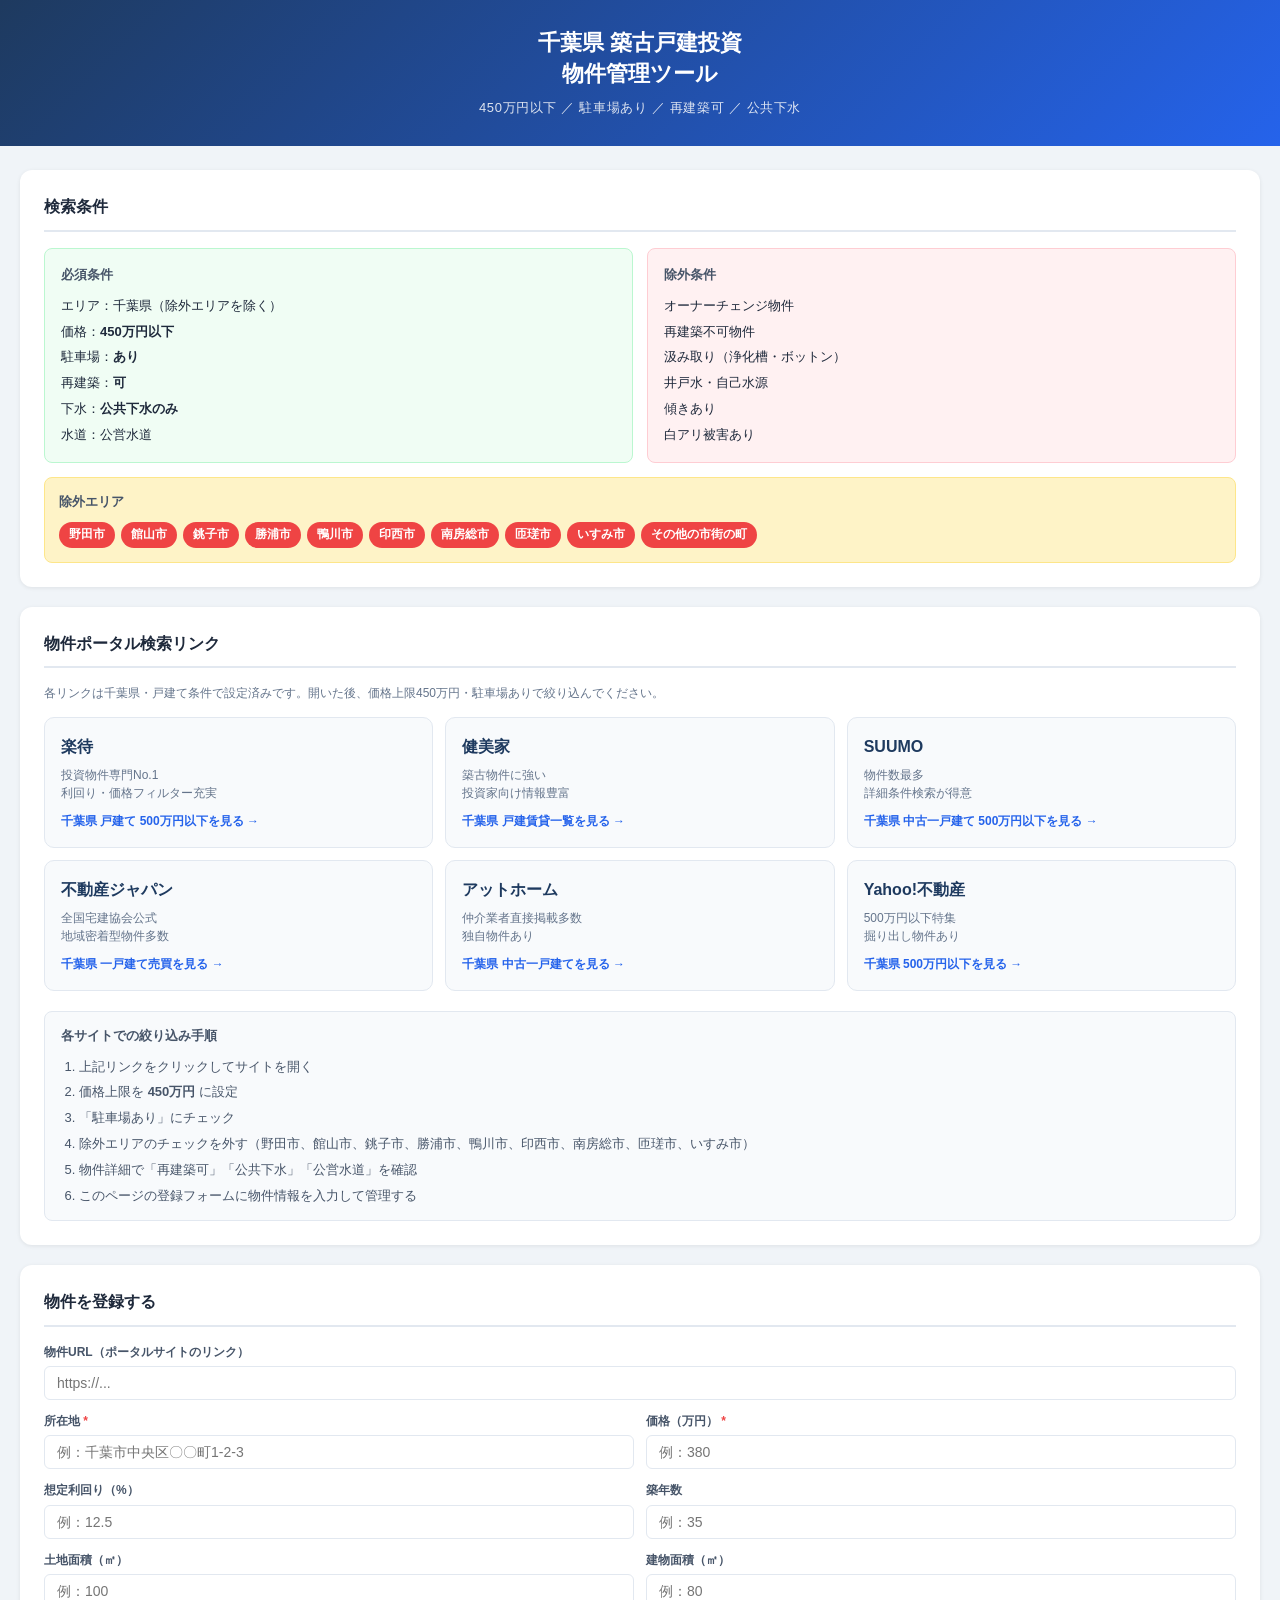
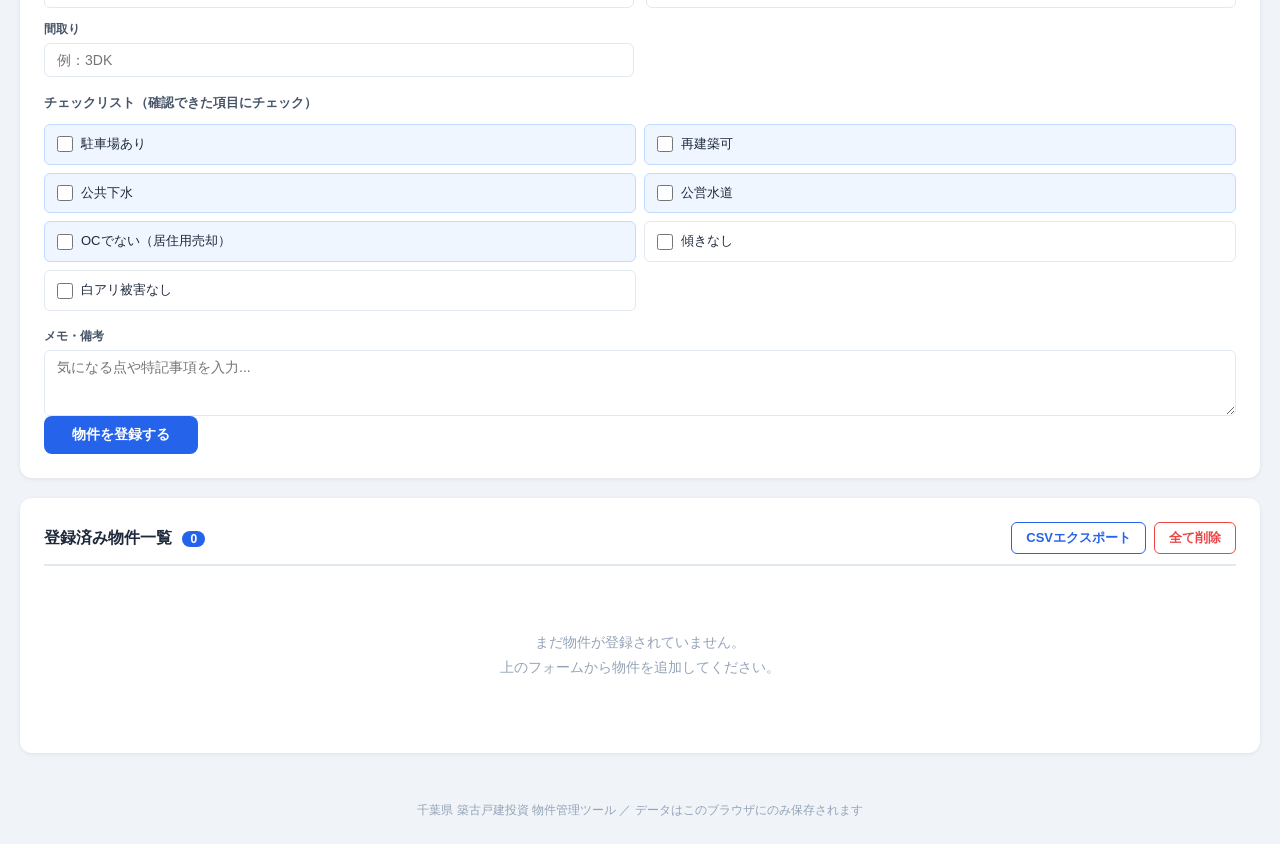
<file: index.html>
<!DOCTYPE html>
<html lang="ja">
<head>
  <meta charset="UTF-8">
  <meta name="viewport" content="width=device-width, initial-scale=1.0">
  <title>千葉県 築古戸建投資 物件管理ツール</title>
  <link rel="stylesheet" href="stylesheet.css">
</head>
<body>

  <header class="site-header">
    <div class="header-inner">
      <h1>千葉県 築古戸建投資<br>物件管理ツール</h1>
      <p class="header-sub">450万円以下 ／ 駐車場あり ／ 再建築可 ／ 公共下水</p>
    </div>
  </header>

  <main>

    <!-- 検索条件サマリー -->
    <section class="card" id="criteria">
      <h2>検索条件</h2>
      <div class="criteria-grid">
        <div class="criteria-must">
          <h3>必須条件</h3>
          <ul>
            <li>エリア：千葉県（除外エリアを除く）</li>
            <li>価格：<strong>450万円以下</strong></li>
            <li>駐車場：<strong>あり</strong></li>
            <li>再建築：<strong>可</strong></li>
            <li>下水：<strong>公共下水のみ</strong></li>
            <li>水道：公営水道</li>
          </ul>
        </div>
        <div class="criteria-exclude">
          <h3>除外条件</h3>
          <ul>
            <li>オーナーチェンジ物件</li>
            <li>再建築不可物件</li>
            <li>汲み取り（浄化槽・ボットン）</li>
            <li>井戸水・自己水源</li>
            <li>傾きあり</li>
            <li>白アリ被害あり</li>
          </ul>
        </div>
      </div>
      <div class="excluded-areas">
        <h3>除外エリア</h3>
        <div class="tag-list">
          <span class="tag-excluded">野田市</span>
          <span class="tag-excluded">館山市</span>
          <span class="tag-excluded">銚子市</span>
          <span class="tag-excluded">勝浦市</span>
          <span class="tag-excluded">鴨川市</span>
          <span class="tag-excluded">印西市</span>
          <span class="tag-excluded">南房総市</span>
          <span class="tag-excluded">匝瑳市</span>
          <span class="tag-excluded">いすみ市</span>
          <span class="tag-excluded">その他の市街の町</span>
        </div>
      </div>
    </section>

    <!-- ポータルリンク集 -->
    <section class="card" id="portals">
      <h2>物件ポータル検索リンク</h2>
      <p class="section-note">各リンクは千葉県・戸建て条件で設定済みです。開いた後、価格上限450万円・駐車場ありで絞り込んでください。</p>
      <div class="portal-grid">
        <a class="portal-card" href="https://www.rakumachi.jp/syuuekibukken/area/prefecture/dim1004/?pref%5B%5D=12&price_to=500" target="_blank" rel="noopener">
          <div class="portal-name">楽待</div>
          <div class="portal-desc">投資物件専門No.1<br>利回り・価格フィルター充実</div>
          <div class="portal-action">千葉県 戸建て 500万円以下を見る →</div>
        </a>
        <a class="portal-card" href="https://www.kenbiya.com/pp8/s/chiba/" target="_blank" rel="noopener">
          <div class="portal-name">健美家</div>
          <div class="portal-desc">築古物件に強い<br>投資家向け情報豊富</div>
          <div class="portal-action">千葉県 戸建賃貸一覧を見る →</div>
        </a>
        <a class="portal-card" href="https://suumo.jp/chukoikkodate/chiba/nj_305/" target="_blank" rel="noopener">
          <div class="portal-name">SUUMO</div>
          <div class="portal-desc">物件数最多<br>詳細条件検索が得意</div>
          <div class="portal-action">千葉県 中古一戸建て 500万円以下を見る →</div>
        </a>
        <a class="portal-card" href="https://www.fudousan.or.jp/property/buy/12/area?ptm%5B%5D=0102" target="_blank" rel="noopener">
          <div class="portal-name">不動産ジャパン</div>
          <div class="portal-desc">全国宅建協会公式<br>地域密着型物件多数</div>
          <div class="portal-action">千葉県 一戸建て売買を見る →</div>
        </a>
        <a class="portal-card" href="https://www.athome.co.jp/kodate/chuko/chiba/" target="_blank" rel="noopener">
          <div class="portal-name">アットホーム</div>
          <div class="portal-desc">仲介業者直接掲載多数<br>独自物件あり</div>
          <div class="portal-action">千葉県 中古一戸建てを見る →</div>
        </a>
        <a class="portal-card" href="https://realestate.yahoo.co.jp/used/house/search/03/12/theme/70/" target="_blank" rel="noopener">
          <div class="portal-name">Yahoo!不動産</div>
          <div class="portal-desc">500万円以下特集<br>掘り出し物件あり</div>
          <div class="portal-action">千葉県 500万円以下を見る →</div>
        </a>
      </div>
      <div class="search-tips">
        <h3>各サイトでの絞り込み手順</h3>
        <ol>
          <li>上記リンクをクリックしてサイトを開く</li>
          <li>価格上限を <strong>450万円</strong> に設定</li>
          <li>「駐車場あり」にチェック</li>
          <li>除外エリアのチェックを外す（野田市、館山市、銚子市、勝浦市、鴨川市、印西市、南房総市、匝瑳市、いすみ市）</li>
          <li>物件詳細で「再建築可」「公共下水」「公営水道」を確認</li>
          <li>このページの登録フォームに物件情報を入力して管理する</li>
        </ol>
      </div>
    </section>

    <!-- 物件登録フォーム -->
    <section class="card" id="add-property">
      <h2>物件を登録する</h2>
      <form id="propertyForm">
        <div class="form-grid">
          <div class="form-group full-width">
            <label>物件URL（ポータルサイトのリンク）</label>
            <input type="url" id="f_url" placeholder="https://...">
          </div>
          <div class="form-group">
            <label>所在地 <span class="required">*</span></label>
            <input type="text" id="f_address" placeholder="例：千葉市中央区〇〇町1-2-3" required>
          </div>
          <div class="form-group">
            <label>価格（万円） <span class="required">*</span></label>
            <input type="number" id="f_price" placeholder="例：380" min="0" max="9999" required>
          </div>
          <div class="form-group">
            <label>想定利回り（%）</label>
            <input type="number" id="f_yield" placeholder="例：12.5" step="0.1" min="0">
          </div>
          <div class="form-group">
            <label>築年数</label>
            <input type="number" id="f_age" placeholder="例：35" min="0">
          </div>
          <div class="form-group">
            <label>土地面積（㎡）</label>
            <input type="number" id="f_landArea" placeholder="例：100" step="0.01" min="0">
          </div>
          <div class="form-group">
            <label>建物面積（㎡）</label>
            <input type="number" id="f_buildingArea" placeholder="例：80" step="0.01" min="0">
          </div>
          <div class="form-group">
            <label>間取り</label>
            <input type="text" id="f_layout" placeholder="例：3DK">
          </div>
        </div>

        <div class="checklist-form">
          <h3>チェックリスト（確認できた項目にチェック）</h3>
          <div class="check-grid">
            <label class="check-item must-have">
              <input type="checkbox" id="f_parking">
              <span>駐車場あり</span>
            </label>
            <label class="check-item must-have">
              <input type="checkbox" id="f_rebuild">
              <span>再建築可</span>
            </label>
            <label class="check-item must-have">
              <input type="checkbox" id="f_sewer">
              <span>公共下水</span>
            </label>
            <label class="check-item must-have">
              <input type="checkbox" id="f_water">
              <span>公営水道</span>
            </label>
            <label class="check-item must-have">
              <input type="checkbox" id="f_notOwner">
              <span>OCでない（居住用売却）</span>
            </label>
            <label class="check-item">
              <input type="checkbox" id="f_noTilt">
              <span>傾きなし</span>
            </label>
            <label class="check-item">
              <input type="checkbox" id="f_noTermite">
              <span>白アリ被害なし</span>
            </label>
          </div>
        </div>

        <div class="form-group full-width">
          <label>メモ・備考</label>
          <textarea id="f_notes" rows="3" placeholder="気になる点や特記事項を入力..."></textarea>
        </div>

        <button type="submit" class="btn-primary" id="submitBtn">物件を登録する</button>
      </form>
    </section>

    <!-- 物件一覧 -->
    <section class="card" id="property-list">
      <div class="section-header">
        <h2>登録済み物件一覧 <span id="propertyCount" class="count-badge">0</span></h2>
        <div class="section-actions">
          <button class="btn-secondary" id="exportBtn">CSVエクスポート</button>
          <button class="btn-danger" id="clearBtn">全て削除</button>
        </div>
      </div>
      <div id="propertyTable">
        <p class="empty-message">まだ物件が登録されていません。<br>上のフォームから物件を追加してください。</p>
      </div>
    </section>

  </main>

  <footer>
    <p>千葉県 築古戸建投資 物件管理ツール ／ データはこのブラウザにのみ保存されます</p>
  </footer>

  <script>
    const STORAGE_KEY = 'chiba_bukken_v1';

    function loadProperties() {
      try { return JSON.parse(localStorage.getItem(STORAGE_KEY) || '[]'); }
      catch (e) { return []; }
    }

    function saveProperties(list) {
      localStorage.setItem(STORAGE_KEY, JSON.stringify(list));
    }

    function addProperty(p) {
      const list = loadProperties();
      p.id = Date.now().toString();
      p.addedAt = new Date().toLocaleDateString('ja-JP');
      list.push(p);
      saveProperties(list);
    }

    function deleteProperty(id) {
      saveProperties(loadProperties().filter(p => p.id !== id));
    }

    // スコア計算（合計100点）
    function calcScore(p) {
      const items = [
        { key: 'hasParking',     w: 20 },
        { key: 'canRebuild',     w: 30 },
        { key: 'hasPublicSewer', w: 20 },
        { key: 'hasPublicWater', w: 15 },
        { key: 'notOwnerChange', w: 10 },
        { key: 'noTilt',         w:  3 },
        { key: 'noTermite',      w:  2 },
      ];
      const score = items.reduce((s, i) => s + (p[i.key] ? i.w : 0), 0);
      const max   = items.reduce((s, i) => s + i.w, 0);
      const pct   = Math.round(score / max * 100);
      const grade = pct >= 95 ? 'S' : pct >= 80 ? 'A' : pct >= 60 ? 'B' : 'C';
      const color = pct >= 95 ? '#16a34a' : pct >= 80 ? '#65a30d' : pct >= 60 ? '#d97706' : '#dc2626';
      return { pct, grade, color };
    }

    function renderTable() {
      const list = loadProperties();
      document.getElementById('propertyCount').textContent = list.length;
      const wrap = document.getElementById('propertyTable');

      if (list.length === 0) {
        wrap.innerHTML = '<p class="empty-message">まだ物件が登録されていません。<br>上のフォームから物件を追加してください。</p>';
        return;
      }

      const icon = (v) => v ? '<span class="ok">○</span>' : '<span class="ng">×</span>';

      const rows = list.map(p => {
        const { grade, color, pct } = calcScore(p);
        const addr = p.url
          ? `<a href="${escHtml(p.url)}" target="_blank" rel="noopener">${escHtml(p.address)}</a>`
          : escHtml(p.address);
        return `
          <tr>
            <td><span class="grade-badge" style="background:${color}">${grade}&nbsp;${pct}%</span></td>
            <td class="addr-cell">${addr}</td>
            <td class="price-cell">${p.price ? p.price + '万円' : '—'}</td>
            <td>${p.yield ? p.yield + '%' : '—'}</td>
            <td>${p.age ? '築' + p.age + '年' : '—'}</td>
            <td>${p.landArea ? p.landArea + '㎡' : '—'}</td>
            <td>${p.buildingArea ? p.buildingArea + '㎡' : '—'}</td>
            <td>${escHtml(p.layout || '—')}</td>
            <td>${icon(p.hasParking)}</td>
            <td>${icon(p.canRebuild)}</td>
            <td>${icon(p.hasPublicSewer)}</td>
            <td>${icon(p.hasPublicWater)}</td>
            <td>${icon(p.notOwnerChange)}</td>
            <td>${icon(p.noTilt)}</td>
            <td>${icon(p.noTermite)}</td>
            <td class="notes-cell">${escHtml(p.notes || '—')}</td>
            <td class="date-cell">${p.addedAt}</td>
            <td><button class="btn-delete" onclick="handleDelete('${p.id}')">削除</button></td>
          </tr>`;
      }).join('');

      wrap.innerHTML = `
        <div class="table-scroll">
          <table class="prop-table">
            <thead>
              <tr>
                <th>評価</th>
                <th>所在地</th>
                <th>価格</th>
                <th>利回り</th>
                <th>築年数</th>
                <th>土地</th>
                <th>建物</th>
                <th>間取り</th>
                <th>駐車場</th>
                <th>再建築</th>
                <th>公共下水</th>
                <th>公営水道</th>
                <th>OC除外</th>
                <th>傾きなし</th>
                <th>白アリなし</th>
                <th>メモ</th>
                <th>登録日</th>
                <th></th>
              </tr>
            </thead>
            <tbody>${rows}</tbody>
          </table>
        </div>`;
    }

    function escHtml(s) {
      return String(s)
        .replace(/&/g, '&amp;')
        .replace(/</g, '&lt;')
        .replace(/>/g, '&gt;')
        .replace(/"/g, '&quot;');
    }

    // フォーム送信
    document.getElementById('propertyForm').addEventListener('submit', function(e) {
      e.preventDefault();
      addProperty({
        url:           document.getElementById('f_url').value.trim(),
        address:       document.getElementById('f_address').value.trim(),
        price:         document.getElementById('f_price').value,
        yield:         document.getElementById('f_yield').value,
        age:           document.getElementById('f_age').value,
        landArea:      document.getElementById('f_landArea').value,
        buildingArea:  document.getElementById('f_buildingArea').value,
        layout:        document.getElementById('f_layout').value.trim(),
        hasParking:    document.getElementById('f_parking').checked,
        canRebuild:    document.getElementById('f_rebuild').checked,
        hasPublicSewer:document.getElementById('f_sewer').checked,
        hasPublicWater:document.getElementById('f_water').checked,
        notOwnerChange:document.getElementById('f_notOwner').checked,
        noTilt:        document.getElementById('f_noTilt').checked,
        noTermite:     document.getElementById('f_noTermite').checked,
        notes:         document.getElementById('f_notes').value.trim(),
      });
      renderTable();
      this.reset();
      document.getElementById('property-list').scrollIntoView({ behavior: 'smooth' });
      const btn = document.getElementById('submitBtn');
      btn.textContent = '登録しました！';
      btn.disabled = true;
      setTimeout(() => { btn.textContent = '物件を登録する'; btn.disabled = false; }, 2000);
    });

    // 削除
    function handleDelete(id) {
      if (!confirm('この物件を削除しますか？')) return;
      deleteProperty(id);
      renderTable();
    }

    // 全削除
    document.getElementById('clearBtn').addEventListener('click', function() {
      if (!confirm('登録済みの物件を全て削除しますか？この操作は元に戻せません。')) return;
      saveProperties([]);
      renderTable();
    });

    // CSVエクスポート
    document.getElementById('exportBtn').addEventListener('click', function() {
      const list = loadProperties();
      if (!list.length) { alert('エクスポートする物件がありません。'); return; }
      const headers = ['評価', '所在地', '価格(万円)', '利回り(%)', '築年数', '土地(㎡)', '建物(㎡)', '間取り', '駐車場', '再建築可', '公共下水', '公営水道', 'OC除外', '傾きなし', '白アリなし', 'メモ', '登録日', 'URL'];
      const q = (v) => '"' + String(v || '').replace(/"/g, '""') + '"';
      const yn = (v) => v ? '○' : '×';
      const rows = list.map(p => {
        const { grade, pct } = calcScore(p);
        return [
          `${grade}(${pct}%)`, p.address, p.price, p.yield, p.age,
          p.landArea, p.buildingArea, p.layout,
          yn(p.hasParking), yn(p.canRebuild), yn(p.hasPublicSewer),
          yn(p.hasPublicWater), yn(p.notOwnerChange), yn(p.noTilt), yn(p.noTermite),
          p.notes, p.addedAt, p.url
        ].map(q).join(',');
      });
      const csv = '﻿' + [headers.map(q).join(','), ...rows].join('\r\n');
      const blob = new Blob([csv], { type: 'text/csv;charset=utf-8;' });
      const a = document.createElement('a');
      a.href = URL.createObjectURL(blob);
      a.download = 'chiba_bukken_' + new Date().toISOString().slice(0,10) + '.csv';
      a.click();
    });

    renderTable();
  </script>
</body>
</html>
</file>
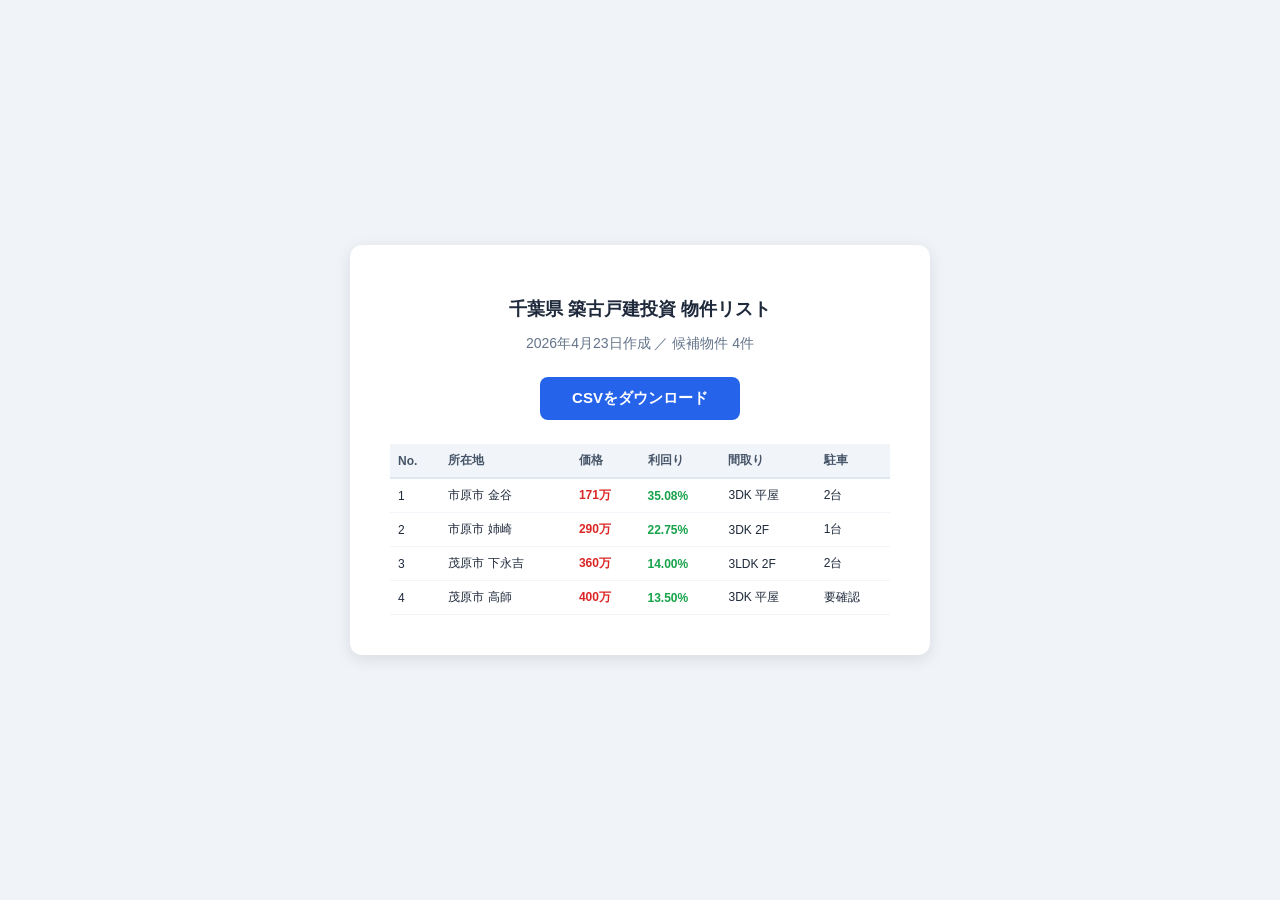
<file: download.html>
<!DOCTYPE html>
<html lang="ja">
<head>
<meta charset="UTF-8">
<meta name="viewport" content="width=device-width, initial-scale=1.0">
<title>物件リスト ダウンロード</title>
<style>
body { font-family: 'Hiragino Sans', sans-serif; background: #f0f4f8; display: flex; align-items: center; justify-content: center; min-height: 100vh; margin: 0; }
.box { background: white; border-radius: 12px; padding: 40px; text-align: center; box-shadow: 0 4px 16px rgba(0,0,0,0.1); max-width: 500px; width: 90%; }
h1 { font-size: 18px; color: #1e293b; margin-bottom: 8px; }
p { font-size: 14px; color: #64748b; margin-bottom: 24px; }
.btn { display: inline-block; background: #2563eb; color: white; text-decoration: none; padding: 12px 32px; border-radius: 8px; font-size: 15px; font-weight: 700; cursor: pointer; border: none; font-family: inherit; }
.btn:hover { background: #1d4ed8; }
table { width: 100%; border-collapse: collapse; margin-top: 24px; font-size: 12px; text-align: left; }
th { background: #f1f5f9; padding: 8px; color: #475569; font-weight: 600; border-bottom: 2px solid #e2e8f0; }
td { padding: 8px; border-bottom: 1px solid #f1f5f9; color: #1e293b; }
tr:hover td { background: #f8fafc; }
.price { font-weight: 700; color: #dc2626; }
.yield { font-weight: 700; color: #16a34a; }
</style>
</head>
<body>
<div class="box">
  <h1>千葉県 築古戸建投資 物件リスト</h1>
  <p>2026年4月23日作成 ／ 候補物件 4件</p>
  <button class="btn" onclick="downloadCSV()">CSVをダウンロード</button>

  <table>
    <thead>
      <tr><th>No.</th><th>所在地</th><th>価格</th><th>利回り</th><th>間取り</th><th>駐車</th></tr>
    </thead>
    <tbody>
      <tr><td>1</td><td>市原市 金谷</td><td class="price">171万</td><td class="yield">35.08%</td><td>3DK 平屋</td><td>2台</td></tr>
      <tr><td>2</td><td>市原市 姉崎</td><td class="price">290万</td><td class="yield">22.75%</td><td>3DK 2F</td><td>1台</td></tr>
      <tr><td>3</td><td>茂原市 下永吉</td><td class="price">360万</td><td class="yield">14.00%</td><td>3LDK 2F</td><td>2台</td></tr>
      <tr><td>4</td><td>茂原市 高師</td><td class="price">400万</td><td class="yield">13.50%</td><td>3DK 平屋</td><td>要確認</td></tr>
    </tbody>
  </table>
</div>

<script>
function downloadCSV() {
  const csv = `﻿No.,ポータル,所在地,物件No.,価格（万円）,利回り（%）,年間賃料（万円）,月賃料（万円）,築年数,間取り,構造,土地面積（㎡）,建物面積（㎡）,建ぺい率,容積率,駐車場,駐車台数,最寄駅,駅距離,公共下水,公営水道,再建築可,現況,傾き,白アリ,物件URL
1,健美家,市原市金谷,4283103wpt,171,35.08,60,5,1968年1月築（58年）,3DK,木造平屋,205.91,67.36,60%,100%,確認済,2台,JR東金駅,約4.5km（車前提）,要現地確認,要現地確認,要現地確認,要現地確認,要現地確認,要現地確認,https://www.kenbiya.com/pp8/s/chiba/ichihara-shi/re_4283103wpt/
2,健美家,市原市姉崎,4425051niz,290,22.75,66,5.5,1974年9月築（52年）,3DK,木造2階建て,86,65.81,,,確認済,1台,JR内房線 姉ケ崎駅,徒歩18分,要現地確認,要現地確認,要現地確認,入居状況要確認,要現地確認,要現地確認,https://www.kenbiya.com/pp8/s/chiba/ichihara-shi/re_4425051niz/
3,健美家,茂原市下永吉,4284952dvv,360,14.00,50.4,4.2,1983年10月築（42年）,3LDK,木造2階建て,236.66,91.29,60%,200%,確認済,2台,JR外房線 茂原駅,2700m（徒歩34分）,要現地確認,要現地確認,要現地確認,入居状況要確認,要現地確認,要現地確認,https://www.kenbiya.com/pp8/s/chiba/mobara-shi/re_4284952dvv/
4,健美家,茂原市高師,4434813nmi,400,13.50,54,4.5,1968年7月築（58年）,3DK,木造平屋,165.28,64.43,60%,200%,要現地確認,,JR外房線 新茂原・茂原駅,徒歩21〜22分,要現地確認,要現地確認,要現地確認,空室（2026/4/16新着）,要現地確認,要現地確認,https://www.kenbiya.com/pp8/s/chiba/mobara-shi/re_4434813nmi/`;

  const blob = new Blob([csv], { type: 'text/csv;charset=utf-8;' });
  const url = URL.createObjectURL(blob);
  const a = document.createElement('a');
  a.href = url;
  a.download = '千葉県築古戸建_物件リスト.csv';
  a.click();
  URL.revokeObjectURL(url);
}
</script>
</body>
</html>
</file>
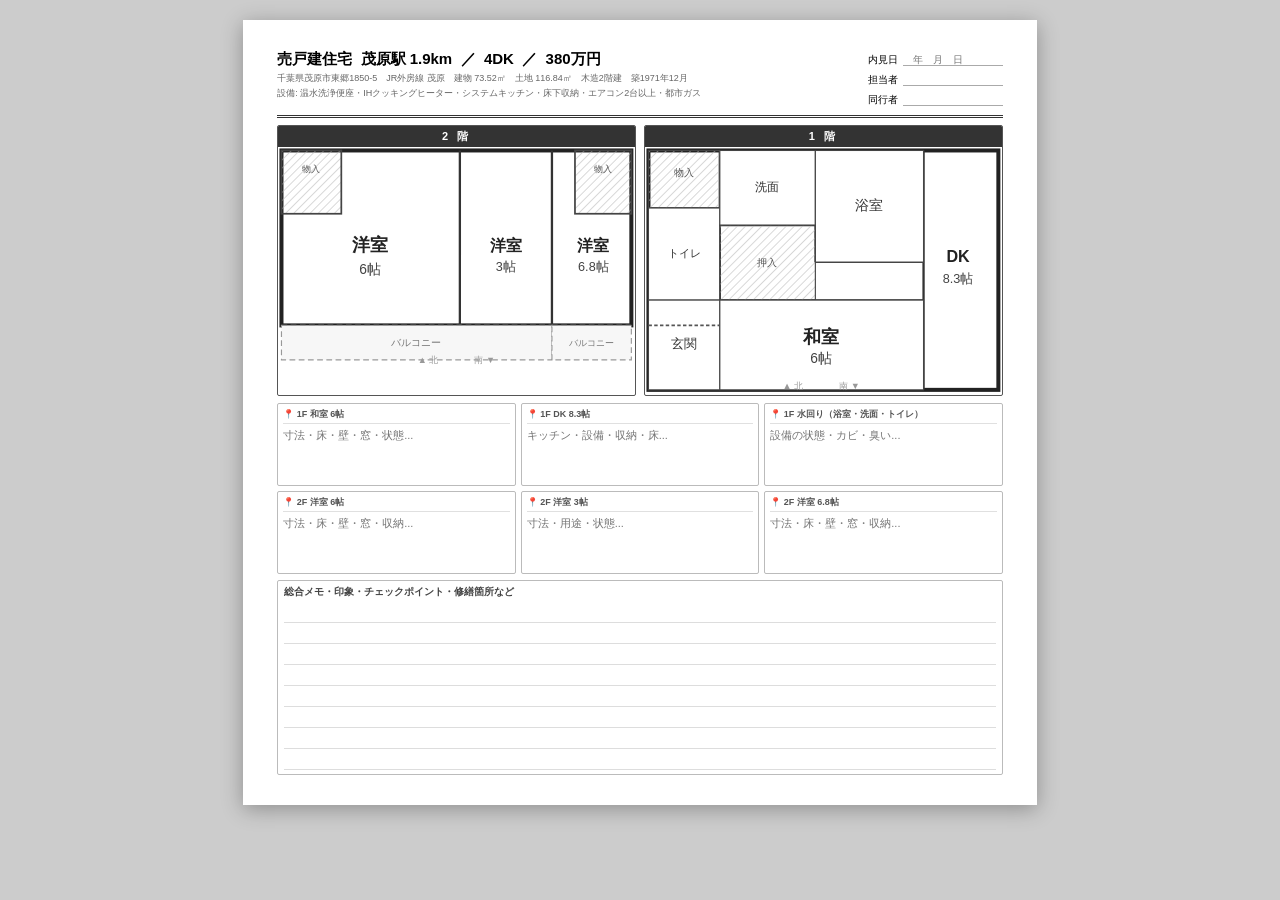
<file: floor-plan-memo.html>
<!DOCTYPE html>
<html lang="ja">
<head>
  <meta charset="utf-8">
  <title>間取り図メモ — 茂原 4DK 380万円</title>
  <style>
    @page { size: A4 portrait; margin: 8mm; }
    * { box-sizing: border-box; margin: 0; padding: 0; }

    body {
      font-family: 'Meiryo', 'Hiragino Kaku Gothic ProN', Arial, sans-serif;
      background: #ccc;
      display: flex;
      justify-content: center;
      padding: 20px;
      font-size: 12px;
    }

    .a4 {
      width: 210mm;
      background: #fff;
      padding: 8mm 9mm;
      box-shadow: 0 4px 20px rgba(0,0,0,.3);
    }

    /* ─── HEADER ─── */
    .hd {
      display: flex;
      justify-content: space-between;
      align-items: flex-start;
      border-bottom: 3px double #333;
      padding-bottom: 5px;
      margin-bottom: 7px;
    }
    .hd-l h1 { font-size: 15px; }
    .hd-l .sub { font-size: 9px; color: #666; margin-top: 2px; line-height: 1.6; }
    .hd-r { font-size: 10px; line-height: 2; text-align: right; white-space: nowrap; }
    .hd-r input {
      border: none; border-bottom: 1px solid #aaa;
      outline: none; font-size: 10px;
      font-family: inherit; width: 100px;
    }

    /* ─── FLOOR PLANS ─── */
    .plans {
      display: flex;
      gap: 8px;
      margin-bottom: 7px;
    }
    .plan {
      flex: 1;
      border: 1.5px solid #555;
      border-radius: 2px;
      overflow: hidden;
    }
    .plan-title {
      background: #333;
      color: #fff;
      text-align: center;
      font-size: 11px;
      font-weight: bold;
      padding: 3px 0;
      letter-spacing: 3px;
    }
    .plan svg { display: block; width: 100%; }

    /* ─── ROOM MEMO ─── */
    .room-grid {
      display: grid;
      grid-template-columns: repeat(3, 1fr);
      gap: 5px;
      margin-bottom: 6px;
    }
    .rm {
      border: 1px solid #bbb;
      border-radius: 2px;
      padding: 4px 5px;
    }
    .rm-hd {
      font-size: 9px;
      font-weight: bold;
      color: #555;
      border-bottom: 1px solid #e0e0e0;
      padding-bottom: 2px;
      margin-bottom: 3px;
    }
    .rm textarea {
      width: 100%;
      border: none;
      outline: none;
      resize: none;
      font-family: inherit;
      font-size: 11px;
      line-height: 1.55;
      background: transparent;
    }

    /* ─── GENERAL MEMO ─── */
    .notes {
      border: 1px solid #bbb;
      border-radius: 2px;
      padding: 4px 6px;
    }
    .notes-hd {
      font-size: 10px;
      font-weight: bold;
      color: #444;
      margin-bottom: 3px;
    }
    .nl {
      display: block;
      width: 100%;
      border: none;
      border-bottom: 1px solid #ddd;
      outline: none;
      font-family: inherit;
      font-size: 12px;
      padding: 3px 2px;
      background: transparent;
    }

    @media print {
      body { background: #fff; padding: 0; }
      .a4 { box-shadow: none; }
    }
  </style>
</head>
<body>
<div class="a4">

  <!-- ══ HEADER ══ -->
  <div class="hd">
    <div class="hd-l">
      <h1>売戸建住宅 &nbsp;茂原駅 1.9km &nbsp;／&nbsp; 4DK &nbsp;／&nbsp; 380万円</h1>
      <div class="sub">
        千葉県茂原市東郷1850-5　JR外房線 茂原　建物 73.52㎡　土地 116.84㎡　木造2階建　築1971年12月<br>
        設備: 温水洗浄便座・IHクッキングヒーター・システムキッチン・床下収納・エアコン2台以上・都市ガス
      </div>
    </div>
    <div class="hd-r">
      内見日&ensp;<input type="text" placeholder="　年　月　日"><br>
      担当者&ensp;<input type="text" placeholder=""><br>
      同行者&ensp;<input type="text" placeholder="">
    </div>
  </div>

  <!-- ══ FLOOR PLANS ══ -->
  <div class="plans">

    <!-- ── 2F ── -->
    <div class="plan">
      <div class="plan-title">2 階</div>
      <svg viewBox="0 0 310 190" xmlns="http://www.w3.org/2000/svg">
        <defs>
          <pattern id="hc" width="5" height="5" patternUnits="userSpaceOnUse" patternTransform="rotate(45)">
            <line x1="0" y1="0" x2="0" y2="5" stroke="#bbb" stroke-width="1"/>
          </pattern>
        </defs>

        <!-- 外壁 -->
        <rect x="3" y="3" width="304" height="152" fill="white" stroke="#222" stroke-width="3.5"/>

        <!-- 間仕切り縦線 -->
        <line x1="158" y1="3" x2="158" y2="155" stroke="#333" stroke-width="2"/>
        <line x1="238" y1="3" x2="238" y2="155" stroke="#333" stroke-width="2"/>

        <!-- 物入 左上 -->
        <rect x="3" y="3" width="52" height="55" fill="url(#hc)" stroke="#444" stroke-width="1.5"/>
        <text x="29" y="22" text-anchor="middle" font-size="8" fill="#555">物入</text>

        <!-- 物入 右上 -->
        <rect x="258" y="3" width="49" height="55" fill="url(#hc)" stroke="#444" stroke-width="1.5"/>
        <text x="282" y="22" text-anchor="middle" font-size="8" fill="#555">物入</text>

        <!-- 洋室 6帖 -->
        <text x="80" y="90" text-anchor="middle" font-size="16" font-weight="bold" fill="#222">洋室</text>
        <text x="80" y="110" text-anchor="middle" font-size="12" fill="#444">6帖</text>

        <!-- 洋室 3帖 -->
        <text x="198" y="90" text-anchor="middle" font-size="14" font-weight="bold" fill="#222">洋室</text>
        <text x="198" y="108" text-anchor="middle" font-size="11" fill="#444">3帖</text>

        <!-- 洋室 6.8帖 -->
        <text x="274" y="90" text-anchor="middle" font-size="14" font-weight="bold" fill="#222">洋室</text>
        <text x="274" y="108" text-anchor="middle" font-size="11" fill="#444">6.8帖</text>

        <!-- バルコニー1（点線） -->
        <rect x="3" y="155" width="235" height="30" fill="#f7f7f7" stroke="#999" stroke-width="1" stroke-dasharray="5,3"/>
        <text x="120" y="173" text-anchor="middle" font-size="9" fill="#777">バルコニー</text>

        <!-- バルコニー2（点線） -->
        <rect x="238" y="155" width="69" height="30" fill="#f7f7f7" stroke="#999" stroke-width="1" stroke-dasharray="5,3"/>
        <text x="272" y="173" text-anchor="middle" font-size="8" fill="#777">バルコニー</text>

        <!-- 方角ラベル -->
        <text x="155" y="188" text-anchor="middle" font-size="8" fill="#999">▲ 北　　　　南 ▼</text>
      </svg>
    </div>

    <!-- ── 1F ── -->
    <div class="plan">
      <div class="plan-title">1 階</div>
      <svg viewBox="0 0 310 215" xmlns="http://www.w3.org/2000/svg">
        <defs>
          <pattern id="hc2" width="5" height="5" patternUnits="userSpaceOnUse" patternTransform="rotate(45)">
            <line x1="0" y1="0" x2="0" y2="5" stroke="#bbb" stroke-width="1"/>
          </pattern>
        </defs>

        <!-- 外壁 -->
        <rect x="3" y="3" width="304" height="208" fill="white" stroke="#222" stroke-width="3.5"/>

        <!-- 縦仕切り: 左列 | 中央 -->
        <line x1="65" y1="3" x2="65" y2="211" stroke="#333" stroke-width="2"/>
        <!-- 縦仕切り: 中央 | DK -->
        <line x1="242" y1="3" x2="242" y2="211" stroke="#333" stroke-width="2"/>
        <!-- 横仕切り（左列）: 物入|トイレ -->
        <line x1="3" y1="53" x2="65" y2="53" stroke="#333" stroke-width="1.5"/>
        <!-- 横仕切り（左列）: トイレ|玄関 -->
        <line x1="3" y1="133" x2="65" y2="133" stroke="#333" stroke-width="1.5"/>
        <!-- 横仕切り（中央上部）: 洗面|浴室の高さ違い対応 -->
        <line x1="65" y1="68" x2="148" y2="68" stroke="#333" stroke-width="1.5"/>
        <!-- 洗面と浴室の縦仕切り -->
        <line x1="148" y1="3" x2="148" y2="100" stroke="#333" stroke-width="1.5"/>
        <!-- 浴室下 / 押入上境界 -->
        <line x1="148" y1="100" x2="242" y2="100" stroke="#333" stroke-width="1.5"/>
        <!-- 押入下 / 和室上境界 -->
        <line x1="65" y1="133" x2="242" y2="133" stroke="#333" stroke-width="1.5"/>

        <!-- 物入 左上 -->
        <rect x="3" y="3" width="62" height="50" fill="url(#hc2)" stroke="#444" stroke-width="1"/>
        <text x="34" y="25" text-anchor="middle" font-size="8.5" fill="#555">物入</text>

        <!-- トイレ -->
        <rect x="3" y="53" width="62" height="80" fill="white" stroke="#444" stroke-width="1"/>
        <text x="34" y="96" text-anchor="middle" font-size="9.5" fill="#333">トイレ</text>

        <!-- 玄関 -->
        <rect x="3" y="133" width="62" height="78" fill="white" stroke="#444" stroke-width="1"/>
        <text x="34" y="175" text-anchor="middle" font-size="11" fill="#333">玄関</text>
        <!-- 上がり框 -->
        <line x1="3" y1="155" x2="65" y2="155" stroke="#555" stroke-width="1.5" stroke-dasharray="3,2"/>

        <!-- 洗面 -->
        <rect x="65" y="3" width="83" height="65" fill="white" stroke="#444" stroke-width="1"/>
        <text x="106" y="38" text-anchor="middle" font-size="10.5" fill="#333">洗面</text>

        <!-- 浴室 -->
        <rect x="148" y="3" width="94" height="97" fill="white" stroke="#444" stroke-width="1"/>
        <text x="195" y="55" text-anchor="middle" font-size="12" fill="#333">浴室</text>

        <!-- 押入 -->
        <rect x="65" y="68" width="83" height="65" fill="url(#hc2)" stroke="#444" stroke-width="1"/>
        <text x="106" y="103" text-anchor="middle" font-size="9" fill="#555">押入</text>

        <!-- 和室 6帖 -->
        <rect x="65" y="133" width="177" height="78" fill="white" stroke="#444" stroke-width="1"/>
        <text x="153" y="170" text-anchor="middle" font-size="16" font-weight="bold" fill="#222">和室</text>
        <text x="153" y="188" text-anchor="middle" font-size="12" fill="#444">6帖</text>

        <!-- DK 8.3帖 -->
        <text x="272" y="100" text-anchor="middle" font-size="14" font-weight="bold" fill="#222">DK</text>
        <text x="272" y="118" text-anchor="middle" font-size="11" fill="#444">8.3帖</text>

        <!-- 方角ラベル -->
        <text x="153" y="210" text-anchor="middle" font-size="8" fill="#999">▲ 北　　　　南 ▼</text>
      </svg>
    </div>

  </div><!-- /plans -->

  <!-- ══ ROOM MEMOS ══ -->
  <div class="room-grid">
    <div class="rm">
      <div class="rm-hd">📍 1F 和室 6帖</div>
      <textarea rows="3" placeholder="寸法・床・壁・窓・状態..."></textarea>
    </div>
    <div class="rm">
      <div class="rm-hd">📍 1F DK 8.3帖</div>
      <textarea rows="3" placeholder="キッチン・設備・収納・床..."></textarea>
    </div>
    <div class="rm">
      <div class="rm-hd">📍 1F 水回り（浴室・洗面・トイレ）</div>
      <textarea rows="3" placeholder="設備の状態・カビ・臭い..."></textarea>
    </div>
    <div class="rm">
      <div class="rm-hd">📍 2F 洋室 6帖</div>
      <textarea rows="3" placeholder="寸法・床・壁・窓・収納..."></textarea>
    </div>
    <div class="rm">
      <div class="rm-hd">📍 2F 洋室 3帖</div>
      <textarea rows="3" placeholder="寸法・用途・状態..."></textarea>
    </div>
    <div class="rm">
      <div class="rm-hd">📍 2F 洋室 6.8帖</div>
      <textarea rows="3" placeholder="寸法・床・壁・窓・収納..."></textarea>
    </div>
  </div>

  <!-- ══ GENERAL MEMO ══ -->
  <div class="notes">
    <div class="notes-hd">総合メモ・印象・チェックポイント・修繕箇所など</div>
    <input type="text" class="nl" placeholder="">
    <input type="text" class="nl">
    <input type="text" class="nl">
    <input type="text" class="nl">
    <input type="text" class="nl">
    <input type="text" class="nl">
    <input type="text" class="nl">
    <input type="text" class="nl">
  </div>

</div><!-- /a4 -->
</body>
</html>
</file>
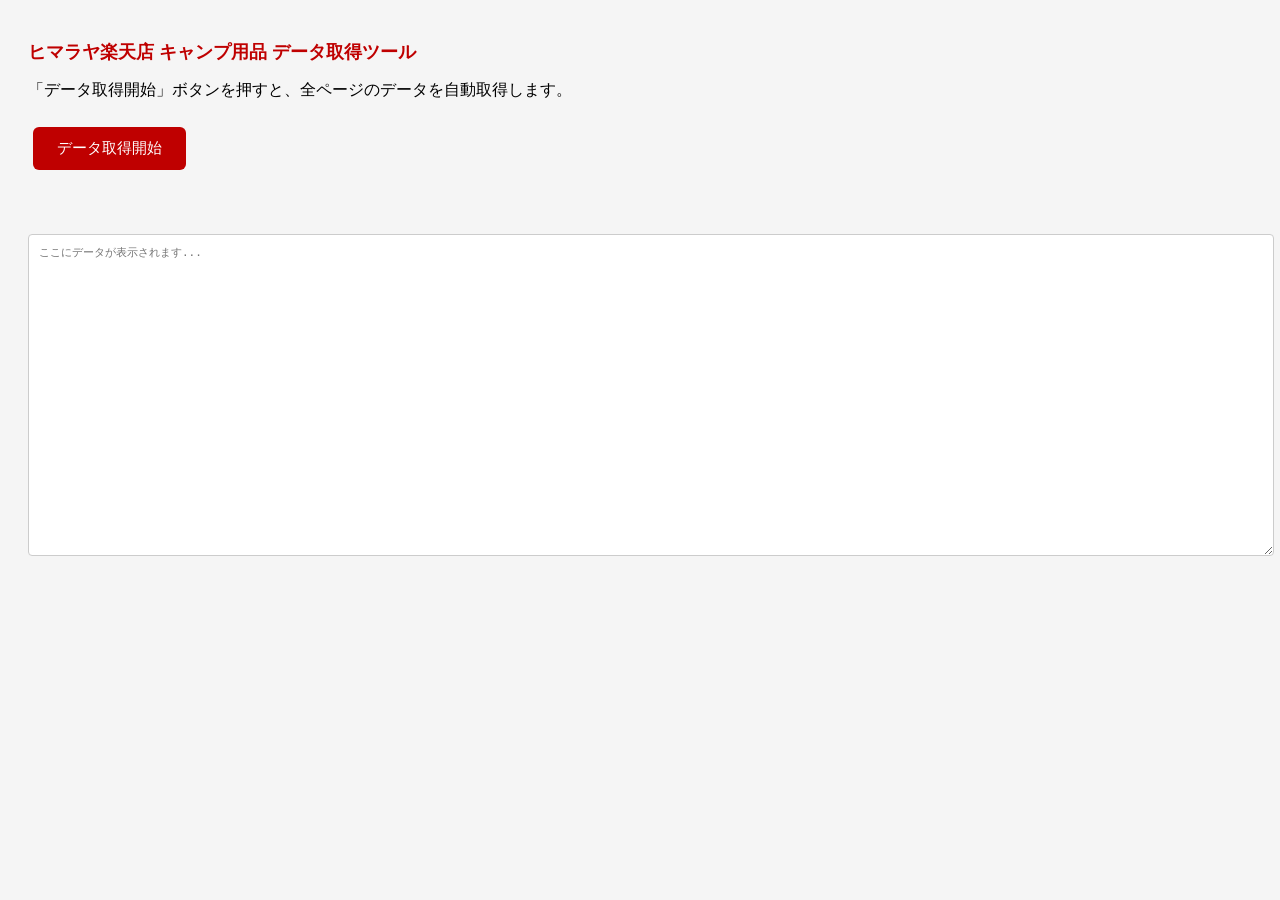
<file: rakuten_fetch.html>
<!DOCTYPE html>
<html lang="ja">
<head>
<meta charset="UTF-8">
<title>楽天データ取得ツール</title>
<style>
  body { font-family: Meiryo, sans-serif; padding: 20px; background: #f5f5f5; }
  h1 { color: #bf0000; font-size: 18px; }
  .btn { background: #bf0000; color: white; padding: 12px 24px; border: none; border-radius: 6px; cursor: pointer; font-size: 15px; margin: 10px 5px; }
  .btn:hover { background: #990000; }
  .btn:disabled { background: #aaa; cursor: not-allowed; }
  #status { margin: 10px 0; font-size: 14px; color: #333; min-height: 24px; }
  #result { width: 100%; height: 300px; font-family: monospace; font-size: 11px; margin-top: 10px; padding: 10px; border: 1px solid #ccc; border-radius: 4px; background: white; }
  .progress { color: #bf0000; font-weight: bold; }
  .done { color: #006600; font-weight: bold; }
  .error { color: #cc0000; }
  #copy-btn { display: none; }
</style>
</head>
<body>
<h1>ヒマラヤ楽天店 キャンプ用品 データ取得ツール</h1>
<p>「データ取得開始」ボタンを押すと、全ページのデータを自動取得します。</p>
<button class="btn" id="fetch-btn" onclick="fetchAll()">データ取得開始</button>
<button class="btn" id="copy-btn" onclick="copyResult()">結果をコピー</button>
<div id="status"></div>
<textarea id="result" placeholder="ここにデータが表示されます..." readonly></textarea>

<script>
const APP_ID = '9b07f603-1b86-48ad-ab6b-d08005640ac6';
const ACCESS_KEY = 'pk_GYZOQiIkgr4viwkEy43XE78LIPlm2dhw0bZ23VSePE7';

async function fetchAll() {
  const btn = document.getElementById('fetch-btn');
  const status = document.getElementById('status');
  const result = document.getElementById('result');
  btn.disabled = true;
  result.value = '';

  const allItems = [];
  let pageCount = 1;

  for (let page = 1; page <= 19; page++) {
    status.innerHTML = `<span class="progress">取得中... ${page}ページ目 / 最大19ページ（${allItems.length}件取得済）</span>`;

    try {
      const url = `https://openapi.rakuten.co.jp/rws/rest/20260401/IchibaItem/Search?applicationId=${APP_ID}&accessKey=${ACCESS_KEY}&shopCode=himaraya&keyword=%E3%82%AD%E3%83%A3%E3%83%B3%E3%83%97&hits=30&page=${page}&format=json`;
      const res = await fetch(url);
      const json = await res.json();

      if (!json.Items || json.Items.length === 0) break;
      pageCount = json.pageCount || 19;

      json.Items.forEach(i => {
        const item = i.Item;
        allItems.push({
          name: item.itemName,
          price: item.itemPrice,
          code: item.itemCode,
          pointRate: item.pointRate || 1,
          itemUrl: item.itemUrl,
          imageUrl: (item.mediumImageUrls && item.mediumImageUrls[0]) ? item.mediumImageUrls[0].imageUrl : ''
        });
      });

      if (page >= pageCount) break;
      await new Promise(r => setTimeout(r, 300));

    } catch(e) {
      status.innerHTML += `<br><span class="error">ページ${page}取得エラー: ${e.message}</span>`;
      break;
    }
  }

  status.innerHTML = `<span class="done">完了！ ${allItems.length}件取得しました。下のテキストを全選択してコピーし、Claudeに貼り付けてください。</span>`;
  result.value = JSON.stringify(allItems, null, 2);
  document.getElementById('copy-btn').style.display = 'inline-block';
  btn.disabled = false;
}

function copyResult() {
  const result = document.getElementById('result');
  result.select();
  document.execCommand('copy');
  alert('コピーしました！Claudeのチャットに貼り付けてください。');
}
</script>
</body>
</html>
</file>
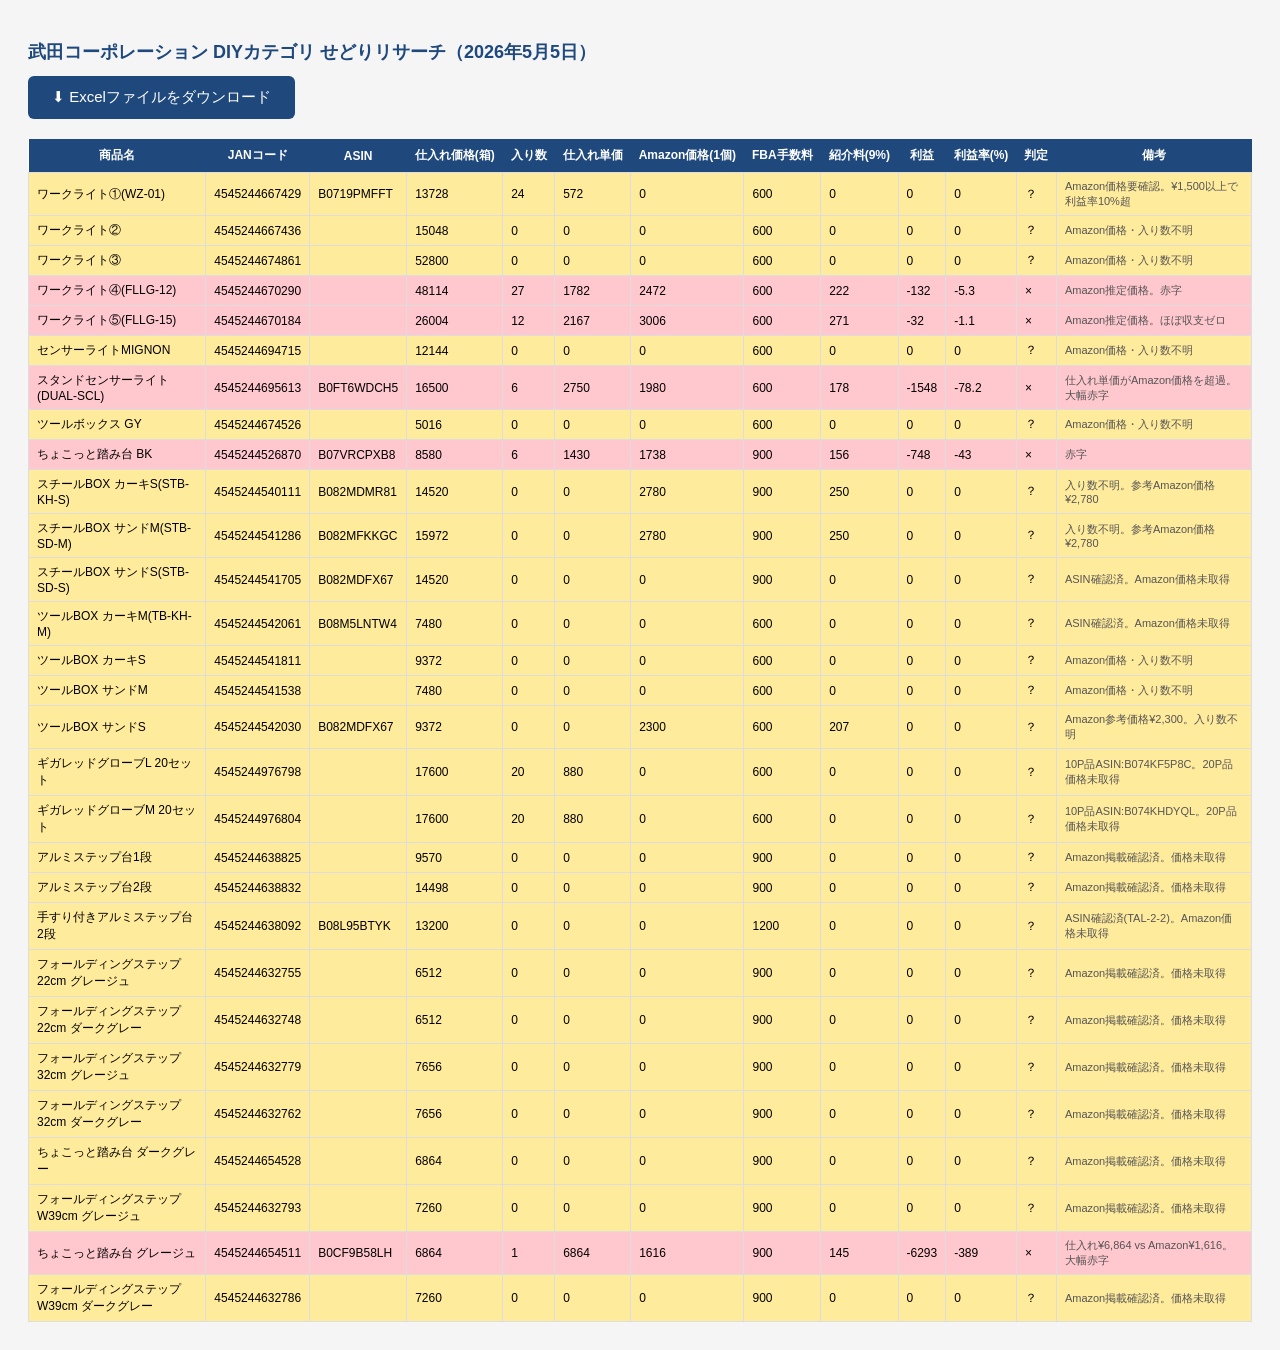
<file: research.html>
<!DOCTYPE html>
<html lang="ja">
<head>
<meta charset="UTF-8">
<meta name="viewport" content="width=device-width, initial-scale=1.0">
<title>武田コーポレーション せどりリサーチ</title>
<script src="https://cdn.sheetjs.com/xlsx-0.20.0/package/dist/xlsx.full.min.js"></script>
<style>
  body { font-family: 'Meiryo', sans-serif; padding: 20px; background: #f5f5f5; }
  h1 { color: #1F497D; font-size: 18px; }
  .btn { background: #1F497D; color: white; padding: 12px 24px; border: none; border-radius: 6px; cursor: pointer; font-size: 15px; margin-bottom: 20px; }
  .btn:hover { background: #163a6b; }
  table { border-collapse: collapse; width: 100%; background: white; font-size: 12px; }
  th { background: #1F497D; color: white; padding: 8px; text-align: center; white-space: nowrap; }
  td { border: 1px solid #ddd; padding: 6px 8px; }
  tr:nth-child(even) { background: #f9f9f9; }
  .ok { background: #C6EFCE !important; }
  .ng { background: #FFC7CE !important; }
  .unknown { background: #FFEB9C !important; }
  .note { font-size: 11px; color: #555; }
</style>
</head>
<body>
<h1>武田コーポレーション DIYカテゴリ せどりリサーチ（2026年5月5日）</h1>
<button class="btn" onclick="downloadExcel()">⬇ Excelファイルをダウンロード</button>

<table id="tbl">
<thead>
<tr>
  <th>商品名</th><th>JANコード</th><th>ASIN</th>
  <th>仕入れ価格(箱)</th><th>入り数</th><th>仕入れ単価</th>
  <th>Amazon価格(1個)</th><th>FBA手数料</th><th>紹介料(9%)</th>
  <th>利益</th><th>利益率(%)</th><th>判定</th><th>備考</th>
</tr>
</thead>
<tbody>
</tbody>
</table>

<script>
const data = [
  ["ワークライト①(WZ-01)","4545244667429","B0719PMFFT",13728,24,572,0,600,0,0,0,"？","Amazon価格要確認。¥1,500以上で利益率10%超"],
  ["ワークライト②","4545244667436","",15048,0,0,0,600,0,0,0,"？","Amazon価格・入り数不明"],
  ["ワークライト③","4545244674861","",52800,0,0,0,600,0,0,0,"？","Amazon価格・入り数不明"],
  ["ワークライト④(FLLG-12)","4545244670290","",48114,27,1782,2472,600,222,-132,-5.3,"×","Amazon推定価格。赤字"],
  ["ワークライト⑤(FLLG-15)","4545244670184","",26004,12,2167,3006,600,271,-32,-1.1,"×","Amazon推定価格。ほぼ収支ゼロ"],
  ["センサーライトMIGNON","4545244694715","",12144,0,0,0,600,0,0,0,"？","Amazon価格・入り数不明"],
  ["スタンドセンサーライト(DUAL-SCL)","4545244695613","B0FT6WDCH5",16500,6,2750,1980,600,178,-1548,-78.2,"×","仕入れ単価がAmazon価格を超過。大幅赤字"],
  ["ツールボックス GY","4545244674526","",5016,0,0,0,600,0,0,0,"？","Amazon価格・入り数不明"],
  ["ちょこっと踏み台 BK","4545244526870","B07VRCPXB8",8580,6,1430,1738,900,156,-748,-43.0,"×","赤字"],
  ["スチールBOX カーキS(STB-KH-S)","4545244540111","B082MDMR81",14520,0,0,2780,900,250,0,0,"？","入り数不明。参考Amazon価格¥2,780"],
  ["スチールBOX サンドM(STB-SD-M)","4545244541286","B082MFKKGC",15972,0,0,2780,900,250,0,0,"？","入り数不明。参考Amazon価格¥2,780"],
  ["スチールBOX サンドS(STB-SD-S)","4545244541705","B082MDFX67",14520,0,0,0,900,0,0,0,"？","ASIN確認済。Amazon価格未取得"],
  ["ツールBOX カーキM(TB-KH-M)","4545244542061","B08M5LNTW4",7480,0,0,0,600,0,0,0,"？","ASIN確認済。Amazon価格未取得"],
  ["ツールBOX カーキS","4545244541811","",9372,0,0,0,600,0,0,0,"？","Amazon価格・入り数不明"],
  ["ツールBOX サンドM","4545244541538","",7480,0,0,0,600,0,0,0,"？","Amazon価格・入り数不明"],
  ["ツールBOX サンドS","4545244542030","B082MDFX67",9372,0,0,2300,600,207,0,0,"？","Amazon参考価格¥2,300。入り数不明"],
  ["ギガレッドグローブL 20セット","4545244976798","",17600,20,880,0,600,0,0,0,"？","10P品ASIN:B074KF5P8C。20P品価格未取得"],
  ["ギガレッドグローブM 20セット","4545244976804","",17600,20,880,0,600,0,0,0,"？","10P品ASIN:B074KHDYQL。20P品価格未取得"],
  ["アルミステップ台1段","4545244638825","",9570,0,0,0,900,0,0,0,"？","Amazon掲載確認済。価格未取得"],
  ["アルミステップ台2段","4545244638832","",14498,0,0,0,900,0,0,0,"？","Amazon掲載確認済。価格未取得"],
  ["手すり付きアルミステップ台2段","4545244638092","B08L95BTYK",13200,0,0,0,1200,0,0,0,"？","ASIN確認済(TAL-2-2)。Amazon価格未取得"],
  ["フォールディングステップ22cm グレージュ","4545244632755","",6512,0,0,0,900,0,0,0,"？","Amazon掲載確認済。価格未取得"],
  ["フォールディングステップ22cm ダークグレー","4545244632748","",6512,0,0,0,900,0,0,0,"？","Amazon掲載確認済。価格未取得"],
  ["フォールディングステップ32cm グレージュ","4545244632779","",7656,0,0,0,900,0,0,0,"？","Amazon掲載確認済。価格未取得"],
  ["フォールディングステップ32cm ダークグレー","4545244632762","",7656,0,0,0,900,0,0,0,"？","Amazon掲載確認済。価格未取得"],
  ["ちょこっと踏み台 ダークグレー","4545244654528","",6864,0,0,0,900,0,0,0,"？","Amazon掲載確認済。価格未取得"],
  ["フォールディングステップW39cm グレージュ","4545244632793","",7260,0,0,0,900,0,0,0,"？","Amazon掲載確認済。価格未取得"],
  ["ちょこっと踏み台 グレージュ","4545244654511","B0CF9B58LH",6864,1,6864,1616,900,145,-6293,-389.0,"×","仕入れ¥6,864 vs Amazon¥1,616。大幅赤字"],
  ["フォールディングステップW39cm ダークグレー","4545244632786","",7260,0,0,0,900,0,0,0,"？","Amazon掲載確認済。価格未取得"],
];

const tbody = document.querySelector('#tbl tbody');
data.forEach(row => {
  const tr = document.createElement('tr');
  const 判定 = row[11];
  if (判定 === '○') tr.className = 'ok';
  else if (判定 === '×') tr.className = 'ng';
  else tr.className = 'unknown';
  row.forEach((val, i) => {
    const td = document.createElement('td');
    td.textContent = val;
    if (i === 12) td.className = 'note';
    tr.appendChild(td);
  });
  tbody.appendChild(tr);
});

function downloadExcel() {
  const headers = ["商品名","JANコード","ASIN","仕入れ価格(箱)","入り数","仕入れ単価","Amazon価格(1個)","FBA手数料","紹介料(9%)","利益","利益率(%)","判定","備考"];
  const ws = XLSX.utils.aoa_to_sheet([headers, ...data]);
  ws['!cols'] = [32,18,14,16,8,12,16,10,10,10,10,6,40].map(w=>({wch:w}));
  const wb = XLSX.utils.book_new();
  XLSX.utils.book_append_sheet(wb, ws, "せどりリサーチ");
  XLSX.writeFile(wb, "武田コーポレーション_せどりリサーチ.xlsx");
}
</script>
</body>
</html>
</file>
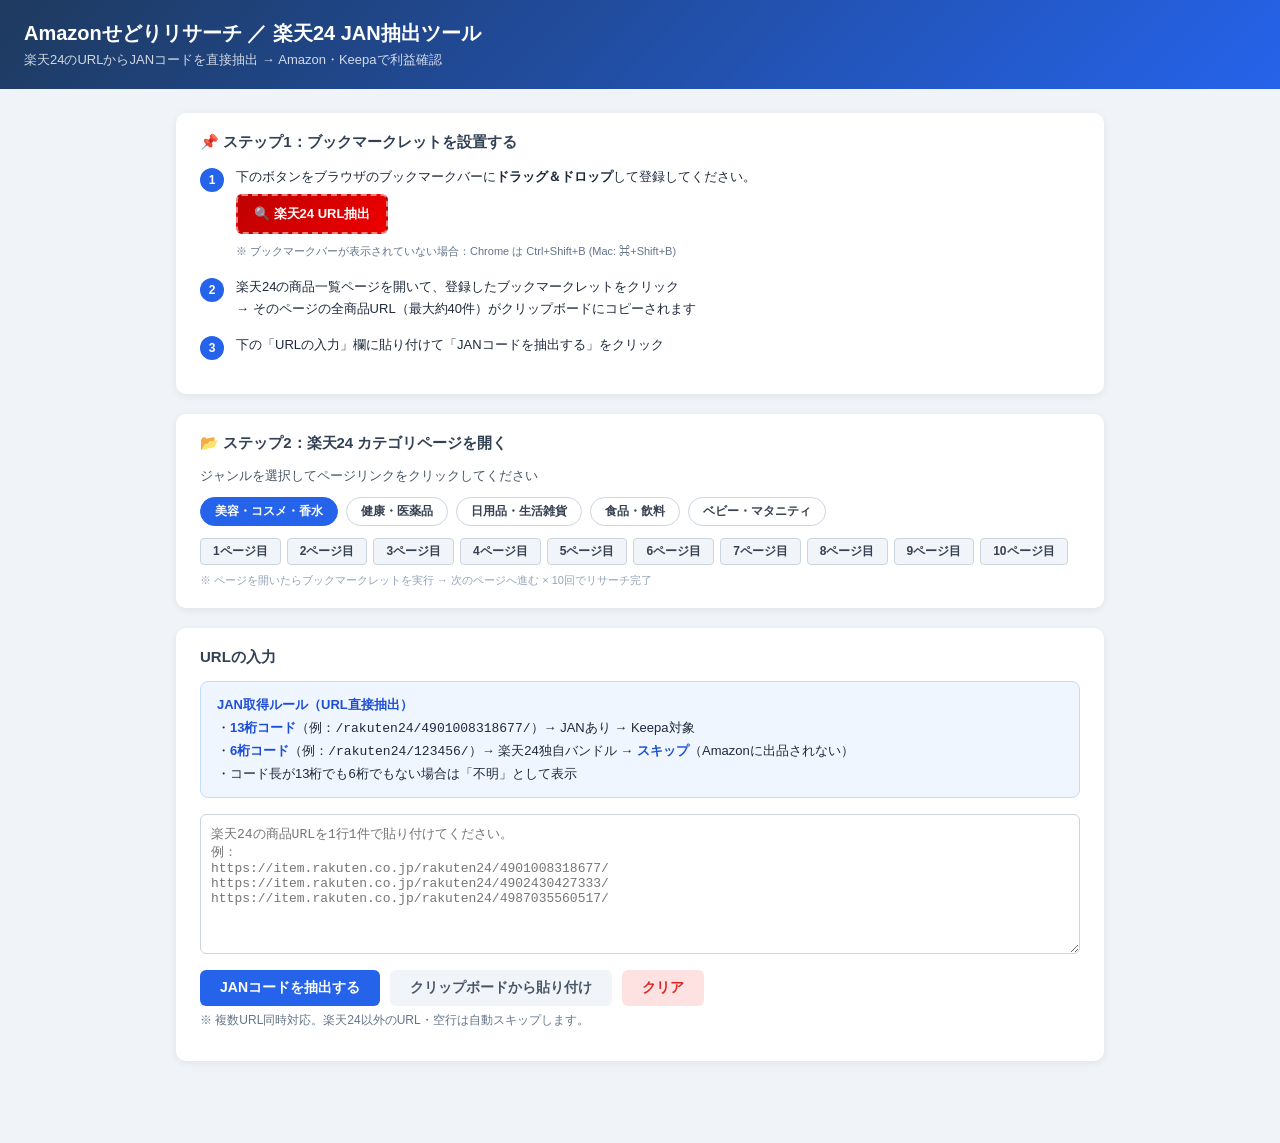
<file: sedori.html>
<!DOCTYPE html>
<html lang="ja">
<head>
  <meta charset="UTF-8">
  <meta name="viewport" content="width=device-width, initial-scale=1.0">
  <title>Amazonせどりリサーチ ／ 楽天24 JAN抽出ツール</title>
  <style>
    *, *::before, *::after { box-sizing: border-box; }
    body {
      font-family: 'Hiragino Sans', 'Yu Gothic UI', sans-serif;
      background: #f0f4f8;
      margin: 0;
      color: #1e293b;
    }
    header {
      background: linear-gradient(135deg, #1e3a5f, #2563eb);
      color: white;
      padding: 20px 24px;
    }
    header h1 { margin: 0; font-size: 20px; }
    header p { margin: 4px 0 0; font-size: 13px; opacity: 0.8; }
    main { max-width: 960px; margin: 24px auto; padding: 0 16px 40px; }
    .card {
      background: white;
      border-radius: 10px;
      padding: 20px 24px;
      box-shadow: 0 2px 8px rgba(0,0,0,0.07);
      margin-bottom: 20px;
    }
    .card h2 { margin: 0 0 14px; font-size: 15px; color: #334155; }
    .rule-box {
      background: #eff6ff;
      border: 1px solid #bfdbfe;
      border-radius: 8px;
      padding: 12px 16px;
      font-size: 13px;
      line-height: 1.7;
      margin-bottom: 16px;
    }
    .rule-box b { color: #1d4ed8; }
    textarea {
      width: 100%;
      height: 140px;
      border: 1px solid #cbd5e1;
      border-radius: 6px;
      padding: 10px;
      font-size: 13px;
      font-family: monospace;
      resize: vertical;
    }
    textarea:focus { outline: 2px solid #3b82f6; border-color: transparent; }
    .btn-row { display: flex; gap: 10px; margin-top: 12px; flex-wrap: wrap; }
    button {
      padding: 9px 20px;
      border: none;
      border-radius: 6px;
      font-size: 14px;
      font-family: inherit;
      font-weight: 600;
      cursor: pointer;
    }
    .btn-primary { background: #2563eb; color: white; }
    .btn-primary:hover { background: #1d4ed8; }
    .btn-secondary { background: #f1f5f9; color: #475569; }
    .btn-secondary:hover { background: #e2e8f0; }
    .btn-danger { background: #fee2e2; color: #dc2626; }
    .btn-danger:hover { background: #fecaca; }
    .stats {
      display: flex; gap: 12px; flex-wrap: wrap; margin-bottom: 16px;
    }
    .stat-chip {
      background: #f8fafc;
      border: 1px solid #e2e8f0;
      border-radius: 20px;
      padding: 4px 14px;
      font-size: 13px;
      color: #475569;
    }
    .stat-chip b { color: #1e293b; }
    table { width: 100%; border-collapse: collapse; font-size: 13px; }
    thead tr { background: #f1f5f9; }
    th {
      padding: 9px 10px;
      text-align: left;
      color: #475569;
      font-weight: 600;
      border-bottom: 2px solid #e2e8f0;
      white-space: nowrap;
    }
    td {
      padding: 8px 10px;
      border-bottom: 1px solid #f1f5f9;
      vertical-align: middle;
    }
    tr:hover td { background: #f8fafc; }
    .jan-code { font-family: monospace; font-weight: 700; color: #1d4ed8; font-size: 14px; }
    .badge {
      display: inline-block;
      padding: 2px 8px;
      border-radius: 10px;
      font-size: 11px;
      font-weight: 700;
    }
    .badge-ok { background: #dcfce7; color: #15803d; }
    .badge-skip { background: #fef3c7; color: #92400e; }
    .badge-err { background: #fee2e2; color: #dc2626; }
    .link-btn {
      display: inline-block;
      padding: 3px 10px;
      border-radius: 4px;
      font-size: 11px;
      font-weight: 600;
      text-decoration: none;
      margin-right: 4px;
      white-space: nowrap;
    }
    .link-amazon { background: #ff9900; color: #111; }
    .link-amazon:hover { background: #e68900; }
    .link-keepa { background: #c33; color: white; }
    .link-keepa:hover { background: #a32; }
    .link-rakuten { background: #bf0000; color: white; }
    .link-rakuten:hover { background: #9a0000; }
    .url-cell {
      max-width: 220px;
      overflow: hidden;
      text-overflow: ellipsis;
      white-space: nowrap;
      font-size: 11px;
      color: #64748b;
    }
    .empty-msg {
      text-align: center;
      color: #94a3b8;
      padding: 40px 0;
      font-size: 14px;
    }
    .table-scroll { overflow-x: auto; }
    .note { font-size: 12px; color: #64748b; margin-top: 6px; }
    .error-list {
      background: #fff7f7;
      border: 1px solid #fecaca;
      border-radius: 6px;
      padding: 10px 14px;
      font-size: 12px;
      color: #b91c1c;
      margin-top: 12px;
    }
    .error-list summary { cursor: pointer; font-weight: 600; }
    .error-list ul { margin: 6px 0 0; padding-left: 18px; }

    /* ブックマークレット */
    .bm-step {
      display: flex; align-items: flex-start; gap: 12px; margin-bottom: 14px;
    }
    .bm-num {
      background: #2563eb; color: white; border-radius: 50%;
      width: 24px; height: 24px; min-width: 24px;
      display: flex; align-items: center; justify-content: center;
      font-size: 12px; font-weight: 700; margin-top: 2px;
    }
    .bm-text { font-size: 13px; line-height: 1.7; }
    .bm-drag {
      display: inline-block;
      background: linear-gradient(135deg, #bf0000, #e00);
      color: white;
      padding: 7px 16px;
      border-radius: 6px;
      font-size: 13px;
      font-weight: 700;
      text-decoration: none;
      cursor: grab;
      user-select: none;
      border: 2px dashed rgba(255,255,255,0.5);
      margin: 6px 0;
    }
    .bm-drag:hover { background: linear-gradient(135deg, #a00, #c00); }
    .page-links { display: flex; flex-wrap: wrap; gap: 6px; margin-top: 8px; }
    .page-link {
      display: inline-block;
      padding: 4px 12px;
      background: #f1f5f9;
      border: 1px solid #cbd5e1;
      border-radius: 4px;
      font-size: 12px;
      color: #374151;
      text-decoration: none;
      font-weight: 600;
    }
    .page-link:hover { background: #e2e8f0; }
    .genre-select { display: flex; gap: 8px; flex-wrap: wrap; margin-bottom: 12px; }
    .genre-btn {
      padding: 5px 14px;
      border: 1px solid #cbd5e1;
      border-radius: 20px;
      font-size: 12px;
      background: white;
      cursor: pointer;
      color: #374151;
    }
    .genre-btn.active { background: #2563eb; color: white; border-color: #2563eb; }
  </style>
</head>
<body>

<header>
  <h1>Amazonせどりリサーチ ／ 楽天24 JAN抽出ツール</h1>
  <p>楽天24のURLからJANコードを直接抽出 → Amazon・Keepaで利益確認</p>
</header>

<main>

  <!-- ブックマークレット -->
  <section class="card">
    <h2>📌 ステップ1：ブックマークレットを設置する</h2>
    <div class="bm-step">
      <div class="bm-num">1</div>
      <div class="bm-text">
        下のボタンをブラウザのブックマークバーに<b>ドラッグ＆ドロップ</b>して登録してください。<br>
        <a id="bmLink" class="bm-drag" href="#">🔍 楽天24 URL抽出</a><br>
        <span style="font-size:11px;color:#64748b">※ ブックマークバーが表示されていない場合：Chrome は Ctrl+Shift+B (Mac: ⌘+Shift+B)</span>
      </div>
    </div>
    <div class="bm-step">
      <div class="bm-num">2</div>
      <div class="bm-text">
        楽天24の商品一覧ページを開いて、登録したブックマークレットをクリック<br>
        → そのページの全商品URL（最大約40件）がクリップボードにコピーされます
      </div>
    </div>
    <div class="bm-step">
      <div class="bm-num">3</div>
      <div class="bm-text">
        下の「URLの入力」欄に貼り付けて「JANコードを抽出する」をクリック
      </div>
    </div>
  </section>

  <!-- 楽天24 美容カテゴリ クイックリンク -->
  <section class="card">
    <h2>📂 ステップ2：楽天24 カテゴリページを開く</h2>
    <p style="font-size:13px;color:#475569;margin:0 0 12px">ジャンルを選択してページリンクをクリックしてください</p>
    <div class="genre-select" id="genreSelect">
      <button class="genre-btn active" onclick="selectGenre(this,'beauty')">美容・コスメ・香水</button>
      <button class="genre-btn" onclick="selectGenre(this,'health')">健康・医薬品</button>
      <button class="genre-btn" onclick="selectGenre(this,'daily')">日用品・生活雑貨</button>
      <button class="genre-btn" onclick="selectGenre(this,'food')">食品・飲料</button>
      <button class="genre-btn" onclick="selectGenre(this,'baby')">ベビー・マタニティ</button>
    </div>
    <div class="page-links" id="pageLinks"></div>
    <p style="font-size:11px;color:#94a3b8;margin:8px 0 0">※ ページを開いたらブックマークレットを実行 → 次のページへ進む × 10回でリサーチ完了</p>
  </section>

  <section class="card">
    <h2>URLの入力</h2>
    <div class="rule-box">
      <b>JAN取得ルール（URL直接抽出）</b><br>
      ・<b>13桁コード</b>（例：<code>/rakuten24/4901008318677/</code>）→ JANあり → Keepa対象<br>
      ・<b>6桁コード</b>（例：<code>/rakuten24/123456/</code>）→ 楽天24独自バンドル → <b>スキップ</b>（Amazonに出品されない）<br>
      ・コード長が13桁でも6桁でもない場合は「不明」として表示
    </div>
    <textarea id="urlInput" placeholder="楽天24の商品URLを1行1件で貼り付けてください。
例：
https://item.rakuten.co.jp/rakuten24/4901008318677/
https://item.rakuten.co.jp/rakuten24/4902430427333/
https://item.rakuten.co.jp/rakuten24/4987035560517/"></textarea>
    <div class="btn-row">
      <button class="btn-primary" onclick="analyze()">JANコードを抽出する</button>
      <button class="btn-secondary" onclick="pasteFromClipboard()">クリップボードから貼り付け</button>
      <button class="btn-danger" onclick="clearAll()">クリア</button>
    </div>
    <p class="note">※ 複数URL同時対応。楽天24以外のURL・空行は自動スキップします。</p>
  </section>

  <section class="card" id="resultSection" style="display:none">
    <h2>抽出結果</h2>
    <div class="stats" id="statsRow"></div>
    <div class="btn-row" style="margin-bottom:14px">
      <button class="btn-secondary" onclick="exportCSV()">CSVエクスポート</button>
      <button class="btn-secondary" onclick="openAllAmazon()">Amazon一括検索（Keepa対象のみ）</button>
    </div>
    <div class="table-scroll">
      <table>
        <thead>
          <tr>
            <th>#</th>
            <th>JANコード</th>
            <th>判定</th>
            <th>リンク</th>
            <th>元URL</th>
          </tr>
        </thead>
        <tbody id="resultBody"></tbody>
      </table>
    </div>
    <div id="errorSection"></div>
  </section>

</main>

<script>
  // ---- ブックマークレット生成 ----
  const bmCode = `(function(){
    var links=document.querySelectorAll('a[href*="/rakuten24/"]');
    var urls=[],seen={};
    links.forEach(function(a){
      var m=a.href.match(/(https?:\\/\\/[^\\/]+\\/rakuten24\\/\\d+\\/)/);
      if(m&&!seen[m[1]]){seen[m[1]]=1;urls.push(m[1]);}
    });
    if(!urls.length){alert('このページに楽天24の商品URLが見つかりませんでした。\\n商品一覧ページで実行してください。');return;}
    var text=urls.join('\\n');
    function done(){alert('\\u2713 '+urls.length+'\\u4ef6\\u306eURL\\u3092\\u30b3\\u30d4\\u30fc\\u3057\\u307e\\u3057\\u305f\\uff01\\nせどりリサーチツールに貼り付けてください。');}
    if(navigator.clipboard){navigator.clipboard.writeText(text).then(done).catch(fb);}else{fb();}
    function fb(){var ta=document.createElement('textarea');ta.value=text;document.body.appendChild(ta);ta.select();document.execCommand('copy');document.body.removeChild(ta);done();}
  })();`;
  document.getElementById('bmLink').href = 'javascript:' + encodeURIComponent(bmCode);

  // ---- ジャンル別ページリンク ----
  const GENRES = {
    beauty: { label: '美容・コスメ・香水', url: 'https://search.rakuten.co.jp/search/mall/%E7%BE%8E%E5%AE%B9%E3%83%BB%E3%82%B3%E3%82%B9%E3%83%A1%E3%83%BB%E9%A6%99%E6%B0%B4/?sid=208038&p=' },
    health: { label: '健康・医薬品',       url: 'https://search.rakuten.co.jp/search/mall/%E5%81%A5%E5%BA%B7%E3%83%BB%E5%8C%BB%E8%96%AC%E5%93%81/?sid=208038&p=' },
    daily:  { label: '日用品・生活雑貨',   url: 'https://search.rakuten.co.jp/search/mall/%E6%97%A5%E7%94%A8%E5%93%81/?sid=208038&p=' },
    food:   { label: '食品・飲料',         url: 'https://search.rakuten.co.jp/search/mall/%E9%A3%9F%E5%93%81/?sid=208038&p=' },
    baby:   { label: 'ベビー・マタニティ', url: 'https://search.rakuten.co.jp/search/mall/%E3%83%99%E3%83%93%E3%83%BC%E3%83%BB%E3%83%9E%E3%82%BF%E3%83%8B%E3%83%86%E3%82%A3/?sid=208038&p=' },
  };
  let currentGenre = 'beauty';

  function selectGenre(btn, key) {
    document.querySelectorAll('.genre-btn').forEach(b => b.classList.remove('active'));
    btn.classList.add('active');
    currentGenre = key;
    renderPageLinks();
  }

  function renderPageLinks() {
    const g = GENRES[currentGenre];
    const wrap = document.getElementById('pageLinks');
    wrap.innerHTML = Array.from({length: 10}, (_, i) => {
      const p = i + 1;
      return `<a class="page-link" href="${g.url}${p}" target="_blank" rel="noopener">${p}ページ目</a>`;
    }).join('');
  }
  renderPageLinks();

  // ---- JAN解析 ----
  let results = [];

  function extractJAN(url) {
    try {
      const m = url.match(/\/rakuten24\/(\d+)\//);
      if (!m) return { jan: null, status: 'no_match' };
      const code = m[1];
      if (code.length === 13) return { jan: code, status: 'ok' };
      if (code.length === 6)  return { jan: code, status: 'bundle' };
      return { jan: code, status: 'unknown' };
    } catch(e) {
      return { jan: null, status: 'error' };
    }
  }

  function amazonSearchUrl(jan) {
    return `https://www.amazon.co.jp/s?k=${jan}&i=grocery`;
  }

  function keepaUrl(jan) {
    return `https://keepa.com/#!search/5-${jan}`;
  }

  function analyze() {
    const raw = document.getElementById('urlInput').value;
    const lines = raw.split('\n').map(l => l.trim()).filter(l => l.length > 0);

    results = [];
    const errors = [];

    lines.forEach((url, idx) => {
      if (!url.includes('rakuten24')) {
        errors.push({ line: idx + 1, url, reason: '楽天24のURLではない' });
        return;
      }
      const { jan, status } = extractJAN(url);
      results.push({ no: results.length + 1, url, jan, status });
    });

    renderResults(errors);
  }

  function renderResults(errors = []) {
    const section = document.getElementById('resultSection');
    const tbody = document.getElementById('resultBody');
    const statsRow = document.getElementById('statsRow');
    const errorSection = document.getElementById('errorSection');

    if (results.length === 0 && errors.length === 0) {
      section.style.display = 'none';
      return;
    }
    section.style.display = 'block';

    const okCount     = results.filter(r => r.status === 'ok').length;
    const bundleCount = results.filter(r => r.status === 'bundle').length;
    const otherCount  = results.filter(r => r.status !== 'ok' && r.status !== 'bundle').length;

    statsRow.innerHTML = [
      `<span class="stat-chip">合計 <b>${results.length}</b> 件</span>`,
      `<span class="stat-chip">Keepa対象 <b style="color:#15803d">${okCount}</b> 件</span>`,
      `<span class="stat-chip">バンドルスキップ <b style="color:#92400e">${bundleCount}</b> 件</span>`,
      otherCount ? `<span class="stat-chip">不明/エラー <b style="color:#dc2626">${otherCount}</b> 件</span>` : ''
    ].join('');

    tbody.innerHTML = results.map(r => {
      let badgeHtml, linkHtml;
      if (r.status === 'ok') {
        badgeHtml = `<span class="badge badge-ok">Keepa対象</span>`;
        linkHtml = `
          <a class="link-btn link-amazon" href="${amazonSearchUrl(r.jan)}" target="_blank" rel="noopener">Amazon</a>
          <a class="link-btn link-keepa" href="${keepaUrl(r.jan)}" target="_blank" rel="noopener">Keepa</a>
          <a class="link-btn link-rakuten" href="${escHtml(r.url)}" target="_blank" rel="noopener">楽天</a>`;
      } else if (r.status === 'bundle') {
        badgeHtml = `<span class="badge badge-skip">バンドルスキップ</span>`;
        linkHtml = `<a class="link-btn link-rakuten" href="${escHtml(r.url)}" target="_blank" rel="noopener">楽天</a>`;
      } else {
        badgeHtml = `<span class="badge badge-err">不明</span>`;
        linkHtml = `<a class="link-btn link-rakuten" href="${escHtml(r.url)}" target="_blank" rel="noopener">楽天</a>`;
      }
      return `<tr>
        <td>${r.no}</td>
        <td class="jan-code">${r.jan || '—'}</td>
        <td>${badgeHtml}</td>
        <td>${linkHtml}</td>
        <td class="url-cell" title="${escHtml(r.url)}">${escHtml(r.url)}</td>
      </tr>`;
    }).join('');

    if (errors.length > 0) {
      errorSection.innerHTML = `<details class="error-list" style="margin-top:12px">
        <summary>スキップされた行 (${errors.length}件)</summary>
        <ul>${errors.map(e => `<li>行${e.line}: ${escHtml(e.url)} — ${e.reason}</li>`).join('')}</ul>
      </details>`;
    } else {
      errorSection.innerHTML = '';
    }
  }

  function openAllAmazon() {
    const okList = results.filter(r => r.status === 'ok');
    if (okList.length === 0) { alert('Keepa対象の商品がありません。'); return; }
    if (okList.length > 10) {
      if (!confirm(`${okList.length}件のAmazon検索タブを開きます。よろしいですか？`)) return;
    }
    okList.forEach(r => window.open(amazonSearchUrl(r.jan), '_blank'));
  }

  function exportCSV() {
    if (!results.length) { alert('エクスポートするデータがありません。'); return; }
    const headers = ['No.', 'JANコード', '判定', 'Amazon検索URL', 'Keepa URL', '楽天24 URL'];
    const statusLabel = { ok: 'Keepa対象', bundle: 'バンドルスキップ', unknown: '不明', no_match: '不一致', error: 'エラー' };
    const q = v => '"' + String(v || '').replace(/"/g, '""') + '"';
    const rows = results.map(r => [
      r.no,
      r.jan || '',
      statusLabel[r.status] || r.status,
      r.status === 'ok' ? amazonSearchUrl(r.jan) : '',
      r.status === 'ok' ? keepaUrl(r.jan) : '',
      r.url
    ].map(q).join(','));
    const csv = '﻿' + [headers.map(q).join(','), ...rows].join('\r\n');
    const blob = new Blob([csv], { type: 'text/csv;charset=utf-8;' });
    const a = document.createElement('a');
    a.href = URL.createObjectURL(blob);
    a.download = 'sedori_jan_' + new Date().toISOString().slice(0, 10) + '.csv';
    a.click();
  }

  async function pasteFromClipboard() {
    try {
      const text = await navigator.clipboard.readText();
      document.getElementById('urlInput').value = text;
    } catch(e) {
      alert('クリップボードへのアクセスが拒否されました。手動で貼り付けてください（Ctrl+V / Cmd+V）。');
    }
  }

  function clearAll() {
    document.getElementById('urlInput').value = '';
    document.getElementById('resultSection').style.display = 'none';
    results = [];
  }

  function escHtml(s) {
    return String(s)
      .replace(/&/g, '&amp;')
      .replace(/</g, '&lt;')
      .replace(/>/g, '&gt;')
      .replace(/"/g, '&quot;');
  }
</script>
</body>
</html>
</file>
<file: stylesheet.css>
/* === Reset & Base === */
*, *::before, *::after { box-sizing: border-box; margin: 0; padding: 0; }

body {
  font-family: 'Hiragino Sans', 'Hiragino Kaku Gothic ProN', 'Noto Sans JP', Meiryo, sans-serif;
  background: #f0f4f8;
  color: #1e293b;
  font-size: 14px;
  line-height: 1.6;
}

/* === Header === */
.site-header {
  background: linear-gradient(135deg, #1e3a5f 0%, #2563eb 100%);
  color: white;
  padding: 28px 20px;
  text-align: center;
}

.site-header h1 {
  font-size: 22px;
  font-weight: 700;
  line-height: 1.4;
  margin-bottom: 8px;
}

.header-sub {
  font-size: 13px;
  opacity: 0.85;
  letter-spacing: 0.05em;
}

/* === Layout === */
main {
  max-width: 1280px;
  margin: 0 auto;
  padding: 24px 20px;
  display: flex;
  flex-direction: column;
  gap: 20px;
}

/* === Card === */
.card {
  background: white;
  border-radius: 12px;
  padding: 24px;
  box-shadow: 0 1px 4px rgba(0,0,0,0.08);
}

.card h2 {
  font-size: 16px;
  font-weight: 700;
  color: #1e293b;
  margin-bottom: 16px;
  padding-bottom: 10px;
  border-bottom: 2px solid #e2e8f0;
}

.card h3 {
  font-size: 13px;
  font-weight: 600;
  color: #475569;
  margin-bottom: 10px;
}

/* === Criteria === */
.criteria-grid {
  display: grid;
  grid-template-columns: 1fr 1fr;
  gap: 14px;
  margin-bottom: 14px;
}

.criteria-must {
  padding: 16px;
  border-radius: 8px;
  background: #f0fdf4;
  border: 1px solid #bbf7d0;
}

.criteria-exclude {
  padding: 16px;
  border-radius: 8px;
  background: #fff1f2;
  border: 1px solid #fecdd3;
}

.criteria-must ul, .criteria-exclude ul {
  list-style: none;
  display: flex;
  flex-direction: column;
  gap: 5px;
}

.criteria-must li, .criteria-exclude li {
  font-size: 13px;
}

.excluded-areas {
  padding: 14px;
  background: #fef3c7;
  border-radius: 8px;
  border: 1px solid #fde68a;
}

.tag-list {
  display: flex;
  flex-wrap: wrap;
  gap: 6px;
  margin-top: 8px;
}

.tag-excluded {
  background: #ef4444;
  color: white;
  padding: 3px 10px;
  border-radius: 999px;
  font-size: 12px;
  font-weight: 600;
}

/* === Portals === */
.section-note {
  font-size: 12px;
  color: #64748b;
  margin-bottom: 14px;
}

.portal-grid {
  display: grid;
  grid-template-columns: repeat(3, 1fr);
  gap: 12px;
  margin-bottom: 20px;
}

.portal-card {
  display: block;
  text-decoration: none;
  padding: 16px;
  border: 1.5px solid #e2e8f0;
  border-radius: 10px;
  background: #f8fafc;
  color: inherit;
  transition: all 0.2s ease;
}

.portal-card:hover {
  border-color: #2563eb;
  background: #eff6ff;
  transform: translateY(-2px);
  box-shadow: 0 4px 12px rgba(37,99,235,0.15);
}

.portal-name {
  font-size: 16px;
  font-weight: 700;
  color: #1e3a5f;
  margin-bottom: 6px;
}

.portal-desc {
  font-size: 12px;
  color: #64748b;
  line-height: 1.5;
  margin-bottom: 10px;
}

.portal-action {
  font-size: 12px;
  color: #2563eb;
  font-weight: 600;
}

.search-tips {
  background: #f8fafc;
  border-radius: 8px;
  padding: 14px 16px;
  border: 1px solid #e2e8f0;
}

.search-tips ol {
  padding-left: 18px;
  display: flex;
  flex-direction: column;
  gap: 5px;
  margin-top: 8px;
}

.search-tips li {
  font-size: 13px;
  color: #475569;
}

/* === Form === */
.form-grid {
  display: grid;
  grid-template-columns: 1fr 1fr;
  gap: 12px;
  margin-bottom: 16px;
}

.form-group {
  display: flex;
  flex-direction: column;
  gap: 4px;
}

.form-group.full-width {
  grid-column: 1 / -1;
}

.form-group label {
  font-size: 12px;
  font-weight: 600;
  color: #475569;
}

.required { color: #ef4444; }

.form-group input,
.form-group textarea {
  padding: 8px 12px;
  border: 1.5px solid #e2e8f0;
  border-radius: 6px;
  font-size: 14px;
  font-family: inherit;
  outline: none;
  transition: border-color 0.2s;
}

.form-group input:focus,
.form-group textarea:focus {
  border-color: #2563eb;
}

.checklist-form { margin-bottom: 16px; }

.check-grid {
  display: grid;
  grid-template-columns: repeat(2, 1fr);
  gap: 8px;
  margin-top: 8px;
}

.check-item {
  display: flex;
  align-items: center;
  gap: 8px;
  padding: 9px 12px;
  border: 1.5px solid #e2e8f0;
  border-radius: 6px;
  cursor: pointer;
  font-size: 13px;
  transition: background 0.15s;
  user-select: none;
}

.check-item:hover { background: #f1f5f9; }

.check-item.must-have {
  border-color: #bfdbfe;
  background: #eff6ff;
}

.check-item.must-have:hover { background: #dbeafe; }

.check-item input[type="checkbox"] {
  width: 16px;
  height: 16px;
  cursor: pointer;
  accent-color: #2563eb;
  flex-shrink: 0;
}

/* === Buttons === */
.btn-primary {
  background: #2563eb;
  color: white;
  border: none;
  padding: 10px 28px;
  border-radius: 8px;
  font-size: 14px;
  font-weight: 600;
  cursor: pointer;
  font-family: inherit;
  transition: background 0.2s;
}

.btn-primary:hover:not(:disabled) { background: #1d4ed8; }
.btn-primary:disabled { background: #94a3b8; cursor: default; }

.btn-secondary {
  background: white;
  color: #2563eb;
  border: 1.5px solid #2563eb;
  padding: 6px 14px;
  border-radius: 6px;
  font-size: 13px;
  font-weight: 600;
  cursor: pointer;
  font-family: inherit;
  transition: background 0.2s;
}

.btn-secondary:hover { background: #eff6ff; }

.btn-danger {
  background: white;
  color: #ef4444;
  border: 1.5px solid #ef4444;
  padding: 6px 14px;
  border-radius: 6px;
  font-size: 13px;
  font-weight: 600;
  cursor: pointer;
  font-family: inherit;
  transition: background 0.2s;
}

.btn-danger:hover { background: #fff1f2; }

.btn-delete {
  background: none;
  color: #ef4444;
  border: 1px solid #fecaca;
  padding: 3px 8px;
  border-radius: 4px;
  font-size: 12px;
  cursor: pointer;
  font-family: inherit;
  transition: all 0.15s;
  white-space: nowrap;
}

.btn-delete:hover { background: #fff1f2; border-color: #ef4444; }

/* === Section Header === */
.section-header {
  display: flex;
  align-items: center;
  justify-content: space-between;
  margin-bottom: 16px;
  padding-bottom: 10px;
  border-bottom: 2px solid #e2e8f0;
}

.section-header h2 {
  margin: 0;
  border: none;
  padding: 0;
}

.section-actions { display: flex; gap: 8px; }

.count-badge {
  background: #2563eb;
  color: white;
  font-size: 12px;
  padding: 1px 8px;
  border-radius: 999px;
  margin-left: 6px;
  font-weight: 600;
}

/* === Property Table === */
.table-scroll { overflow-x: auto; }

.prop-table {
  width: 100%;
  border-collapse: collapse;
  font-size: 13px;
  min-width: 900px;
}

.prop-table th {
  background: #f1f5f9;
  padding: 9px 10px;
  text-align: left;
  font-size: 12px;
  font-weight: 600;
  color: #475569;
  white-space: nowrap;
  border-bottom: 2px solid #e2e8f0;
}

.prop-table td {
  padding: 10px 10px;
  border-bottom: 1px solid #f1f5f9;
  vertical-align: middle;
}

.prop-table tr:hover td { background: #f8fafc; }

.addr-cell { min-width: 160px; }
.addr-cell a { color: #2563eb; text-decoration: none; font-weight: 500; }
.addr-cell a:hover { text-decoration: underline; }

.price-cell { font-weight: 700; color: #dc2626; white-space: nowrap; }

.notes-cell { max-width: 180px; word-break: break-all; font-size: 12px; color: #64748b; }

.date-cell { white-space: nowrap; font-size: 12px; color: #94a3b8; }

.grade-badge {
  color: white;
  padding: 3px 8px;
  border-radius: 4px;
  font-size: 12px;
  font-weight: 700;
  white-space: nowrap;
}

.ok { color: #16a34a; font-weight: 700; }
.ng { color: #dc2626; font-weight: 700; }

.empty-message {
  text-align: center;
  color: #94a3b8;
  padding: 48px 20px;
  font-size: 14px;
  line-height: 1.8;
}

/* === Footer === */
footer {
  text-align: center;
  padding: 24px 20px;
  color: #94a3b8;
  font-size: 12px;
}

/* === Responsive === */
@media (max-width: 900px) {
  .portal-grid { grid-template-columns: 1fr 1fr; }
}

@media (max-width: 640px) {
  .criteria-grid { grid-template-columns: 1fr; }
  .portal-grid { grid-template-columns: 1fr; }
  .form-grid { grid-template-columns: 1fr; }
  .form-group.full-width { grid-column: 1; }
  .check-grid { grid-template-columns: 1fr; }
  .section-header { flex-direction: column; align-items: flex-start; gap: 10px; }
  main { padding: 12px; }
  .card { padding: 16px; }
  .site-header h1 { font-size: 18px; }
}
</file>
